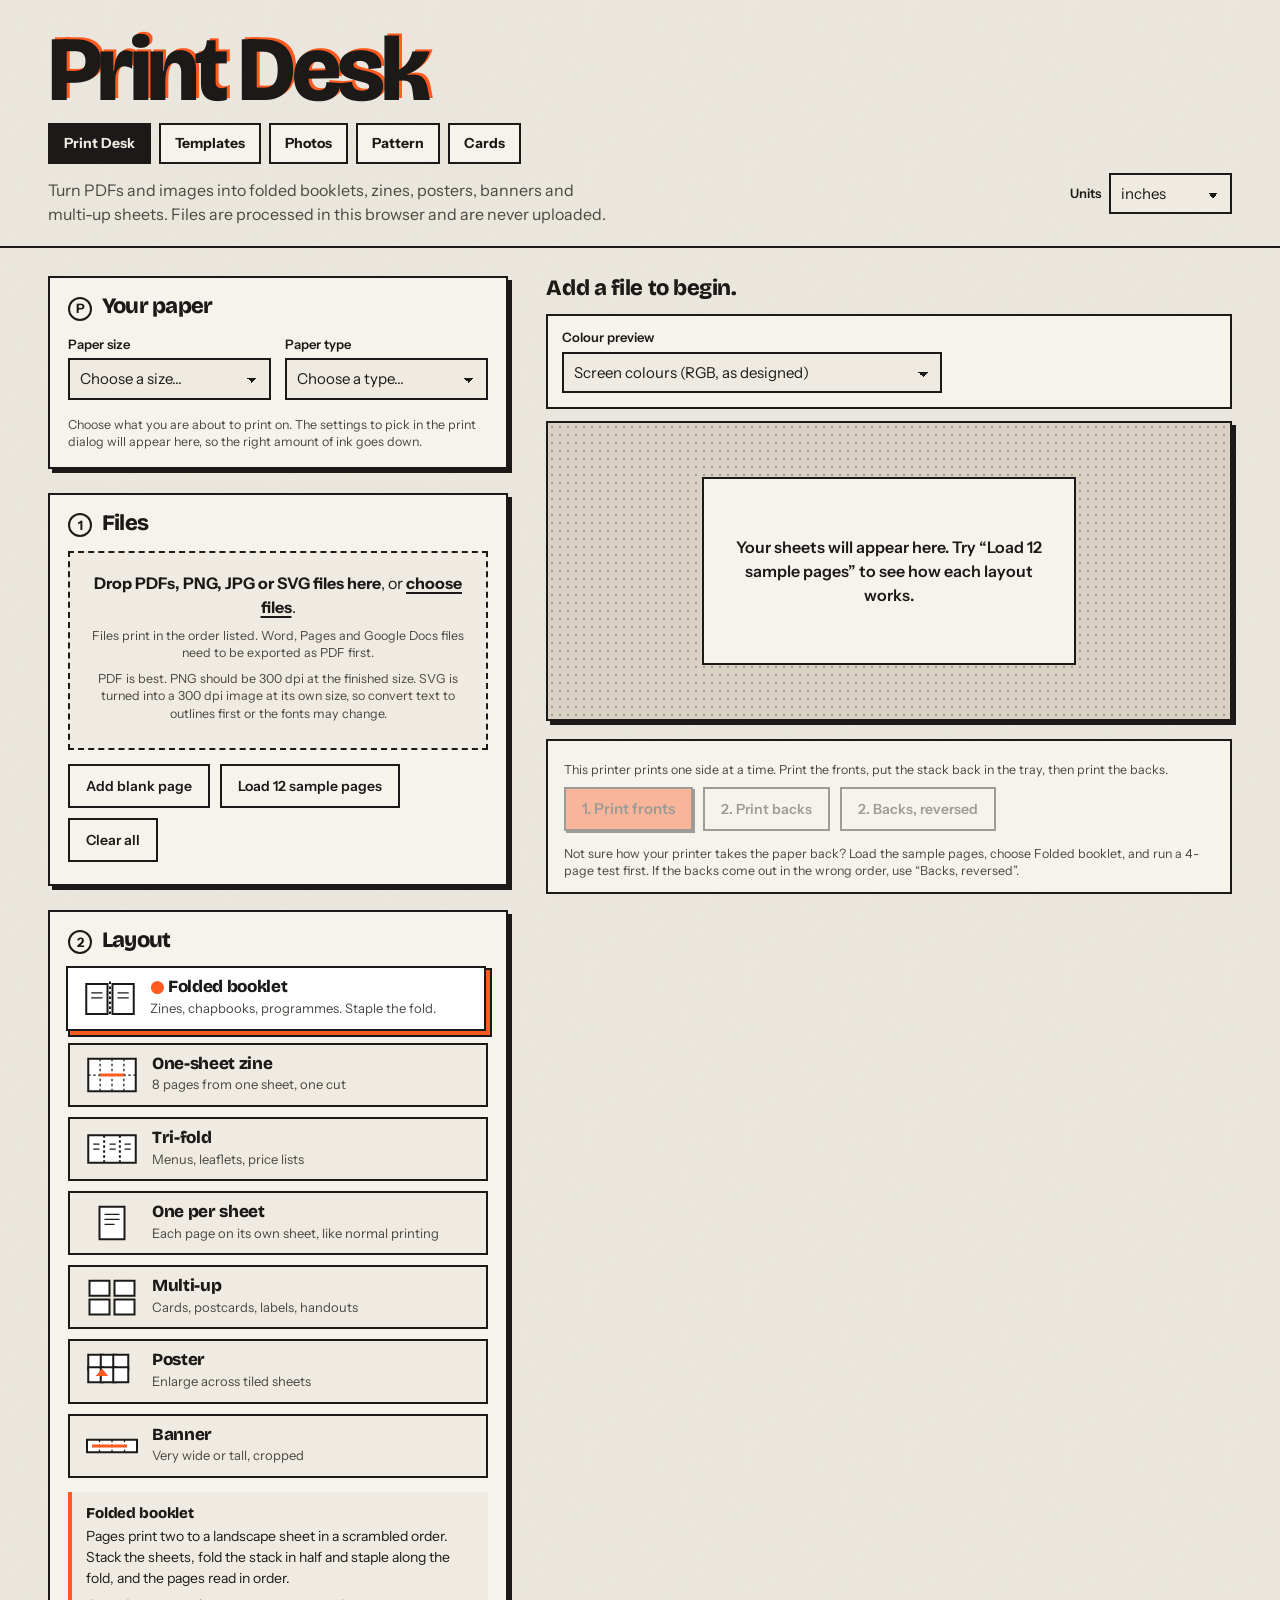
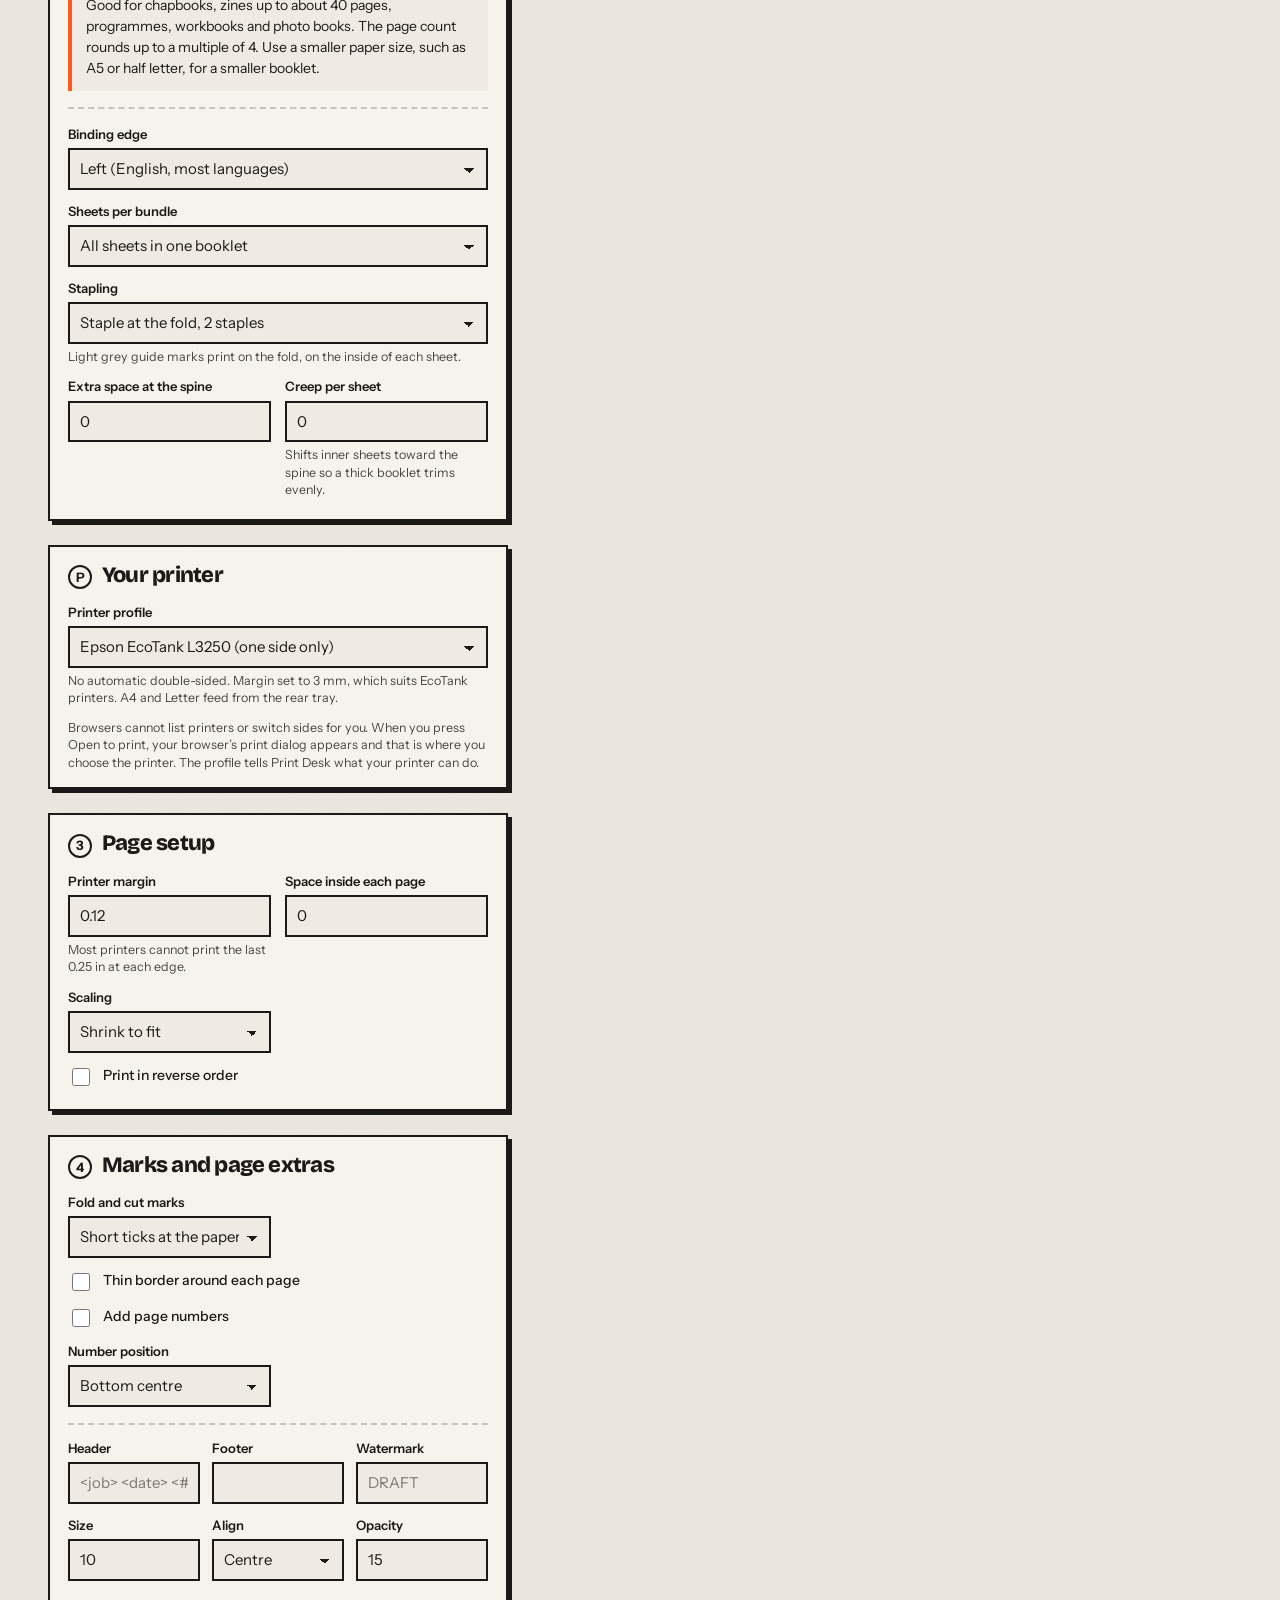
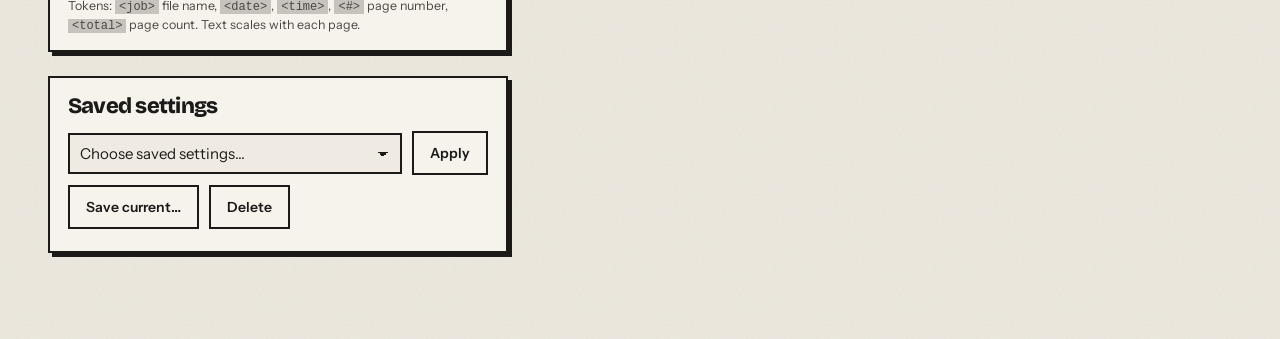
<file: index.html>
<!doctype html>
<html lang="en">
<head>
<meta charset="utf-8">
<meta name="viewport" content="width=device-width, initial-scale=1">
<title>Print Desk</title>
<link rel="preconnect" href="https://fonts.googleapis.com">
<link rel="preconnect" href="https://fonts.gstatic.com" crossorigin>
<link href="https://fonts.googleapis.com/css2?family=Bricolage+Grotesque:opsz,wght@12..96,500;12..96,800&family=Instrument+Sans:wght@400;500;600;700&display=swap" rel="stylesheet">
<link rel="stylesheet" href="style.css?v=1793629324">
</head>
<body>
<a class="skip" href="#controls">Skip to settings</a>
<header class="top">
  <div>
    <h1 data-text="Print Desk">Print Desk</h1>
    <nav class="sitenav" aria-label="Tools"><a href="./" aria-current="page">Print Desk</a><a href="templates.html">Templates</a><a href="photos.html">Photos</a><a href="pattern.html">Pattern</a><a href="cards.html">Cards</a></nav>
    <p>Turn PDFs and images into folded booklets, zines, posters, banners and multi-up sheets. Files are processed in this browser and are never uploaded.</p>
  </div>
  <label class="unit">Units
    <select id="unit"><option value="in">inches</option><option value="mm">millimetres</option></select>
  </label>
</header>

<main class="layout">
  <form class="controls" id="controls" onsubmit="return false">

    <section class="card" id="paperCard">
      <h2><span class="n" aria-hidden="true">P</span>Your paper</h2>
      <div class="grid2">
        <label>Paper size
          <select id="paper">
            <option value="" disabled selected>Choose a size…</option>
            <option value="a4">A4</option><option value="letter">Letter 8.5 × 11 in</option><option value="a5">A5</option>
            <option value="a6">A6</option><option value="a3">A3</option><option value="legal">Legal 8.5 × 14 in</option>
            <option value="tabloid">Tabloid 11 × 17 in</option><option value="halfletter">Half letter 5.5 × 8.5 in</option>
            <option value="custom">Custom…</option>
          </select>
        </label>
        <label>Paper type
          <select id="paperType">
            <option value="" disabled selected>Choose a type…</option>
            <option value="plain">Plain paper</option>
            <option value="glossy1">Glossy, one side</option>
            <option value="glossy2">Glossy, both sides</option>
            <option value="luster">Luster or photo paper (RC)</option>
            <option value="textured">Textured or matte, one side</option>
          </select>
        </label>
      </div>
      <p class="hint" id="paperNote">Choose what you are about to print on. The settings to pick in the print dialog will appear here, so the right amount of ink goes down.</p>
    </section>

    <section class="card">
      <h2><span class="n" aria-hidden="true">1</span>Files</h2>
      <div class="drop" id="drop">
        <input type="file" id="fileInput" multiple accept="application/pdf,image/png,image/jpeg,image/webp,image/gif,image/svg+xml,.svg">
        <p><strong>Drop PDFs, PNG, JPG or SVG files here</strong>, or <label for="fileInput" class="link">choose files</label>.</p>
        <p class="hint">Files print in the order listed. Word, Pages and Google Docs files need to be exported as PDF first.</p>
        <p class="hint">PDF is best. PNG should be 300 dpi at the finished size. SVG is turned into a 300 dpi image at its own size, so convert text to outlines first or the fonts may change.</p>
      </div>
      <ul class="files" id="fileList"></ul>
      <div class="row">
        <button type="button" id="addBlank" class="ghost">Add blank page</button>
        <button type="button" id="addSample" class="ghost">Load 12 sample pages</button>
        <button type="button" id="clearAll" class="ghost">Clear all</button>
      </div>
    </section>

    <section class="card">
      <h2><span class="n" aria-hidden="true">2</span>Layout</h2>
      <div class="chips" role="radiogroup" aria-label="Layout">
        <label class="chip"><input type="radio" name="layout" value="booklet" checked><span><svg class="ico" viewBox="0 0 44 32" aria-hidden="true" focusable="false" fill="none" stroke="currentColor" stroke-width="1.6"><rect x="3" y="4" width="17" height="24" fill="#fff"/><rect x="24" y="4" width="17" height="24" fill="#fff"/><path d="M22 2v28" stroke-dasharray="2 2"/><path d="M7 11h9M7 15h9M28 11h9M28 15h9" stroke-width="1"/></svg><span class="txt"><b>Folded booklet</b><i>Zines, chapbooks, programmes. Staple the fold.</i></span></span></label>
        <label class="chip"><input type="radio" name="layout" value="zine"><span><svg class="ico" viewBox="0 0 44 32" aria-hidden="true" focusable="false" fill="none" stroke="currentColor" stroke-width="1.6"><rect x="3" y="3" width="38" height="26" fill="#fff"/><path d="M12.5 3v26M22 3v26M31.5 3v26M3 16h38" stroke-dasharray="2 2" stroke-width="1"/><path d="M12.5 16h19" stroke="#FF5A1F" stroke-width="2.4"/></svg><span class="txt"><b>One-sheet zine</b><i>8 pages from one sheet, one cut</i></span></span></label>
        <label class="chip"><input type="radio" name="layout" value="trifold"><span><svg class="ico" viewBox="0 0 44 32" aria-hidden="true" focusable="false" fill="none" stroke="currentColor" stroke-width="1.6"><rect x="3" y="5" width="38" height="22" fill="#fff"/><path d="M15.7 5v22M28.3 5v22" stroke-dasharray="2 2"/><path d="M7 12h5M7 16h5M20 12h5M20 16h5M32 12h5M32 16h5" stroke-width="1"/></svg><span class="txt"><b>Tri-fold</b><i>Menus, leaflets, price lists</i></span></span></label>
        <label class="chip"><input type="radio" name="layout" value="single"><span><svg class="ico" viewBox="0 0 44 32" aria-hidden="true" focusable="false" fill="none" stroke="currentColor" stroke-width="1.6"><rect x="12" y="3" width="20" height="26" fill="#fff"/><path d="M16 9h12M16 13h12M16 17h8" stroke-width="1"/></svg><span class="txt"><b>One per sheet</b><i>Each page on its own sheet, like normal printing</i></span></span></label>
        <label class="chip"><input type="radio" name="layout" value="nup"><span><svg class="ico" viewBox="0 0 44 32" aria-hidden="true" focusable="false" fill="none" stroke="currentColor" stroke-width="1.6"><rect x="4" y="3" width="16" height="12" fill="#fff"/><rect x="24" y="3" width="16" height="12" fill="#fff"/><rect x="4" y="18" width="16" height="12" fill="#fff"/><rect x="24" y="18" width="16" height="12" fill="#fff"/></svg><span class="txt"><b>Multi-up</b><i>Cards, postcards, labels, handouts</i></span></span></label>
        <label class="chip"><input type="radio" name="layout" value="poster"><span><svg class="ico" viewBox="0 0 44 32" aria-hidden="true" focusable="false" fill="none" stroke="currentColor" stroke-width="1.6"><rect x="3" y="3" width="12" height="12" fill="#fff"/><rect x="13" y="3" width="12" height="12" fill="#fff"/><rect x="23" y="3" width="12" height="12" fill="#fff"/><rect x="3" y="13" width="12" height="12" fill="#fff"/><rect x="13" y="13" width="12" height="12" fill="#fff"/><rect x="23" y="13" width="12" height="12" fill="#fff"/><path d="M9 20l5-6 5 6z" fill="#FF5A1F" stroke="none"/></svg><span class="txt"><b>Poster</b><i>Enlarge across tiled sheets</i></span></span></label>
        <label class="chip"><input type="radio" name="layout" value="banner"><span><svg class="ico" viewBox="0 0 44 32" aria-hidden="true" focusable="false" fill="none" stroke="currentColor" stroke-width="1.6"><rect x="2" y="11" width="40" height="10" fill="#fff"/><path d="M12 11v10M22 11v10M32 11v10" stroke-dasharray="2 2" stroke-width="1"/><path d="M6 16h28" stroke="#FF5A1F" stroke-width="2.4"/></svg><span class="txt"><b>Banner</b><i>Very wide or tall, cropped</i></span></span></label>
      </div>
      <div class="explain" id="explain" aria-live="polite"></div>

      <div class="opts">
        <div class="opt" data-for="booklet">
          <label>Binding edge
            <select id="binding"><option value="left">Left (English, most languages)</option><option value="right">Right (Arabic, Urdu, Hebrew, manga)</option></select>
          </label>
          <label>Sheets per bundle
            <select id="sig">
              <option value="0">All sheets in one booklet</option>
              <option value="1">1 sheet (4 pages)</option><option value="2">2 sheets (8 pages)</option>
              <option value="3">3 sheets (12 pages)</option><option value="4">4 sheets (16 pages)</option>
              <option value="6">6 sheets (24 pages)</option><option value="8">8 sheets (32 pages)</option>
            </select>
          </label>
          <label>Stapling
            <select id="staples"><option value="2">Staple at the fold, 2 staples</option><option value="3">Staple at the fold, 3 staples</option><option value="0">Fold only, no staple marks</option></select>
            <span class="hint">Light grey guide marks print on the fold, on the inside of each sheet.</span>
          </label>
          <label>Extra space at the spine <input class="dim" id="gutter" type="number" min="0" step="any" value="0"></label>
          <label>Creep per sheet <input class="dim" id="creep" type="number" min="0" step="any" value="0">
            <span class="hint">Shifts inner sheets toward the spine so a thick booklet trims evenly.</span></label>
        </div>

        <div class="opt" data-for="nup">
          <label>Quick start
            <select id="nupPreset"><option value="">Custom grid</option><option value="2x5r">Business cards, 10 per sheet (same card repeated)</option><option value="2x2">Postcards or flyers, 4 per sheet</option><option value="1x2r">Half-page handouts (same page twice)</option><option value="2x1">Two pages side by side</option><option value="3x3">Contact sheet, 9 per sheet</option></select>
          </label>
          <label>Across <input id="across" type="number" min="1" max="12" value="2"></label>
          <label>Down <input id="down" type="number" min="1" max="12" value="2"></label>
          <label>Gap between pages <input class="dim" id="gap" type="number" min="0" step="any" value="0"></label>
          <label>Page order
            <select id="order"><option value="rows">In reading order</option><option value="stack">Cut and stack (pages come out in order after cutting)</option></select>
          </label>
          <label>Stapling or binding
            <select id="nupStaple"><option value="none">None</option><option value="corner">Staple one corner (top left)</option><option value="edge">Staple twice down the left edge</option></select>
            <span class="hint">Leaves extra room on the binding edge and prints a grey guide mark. With double-sided on, the mark and room switch sides on the backs so they line up.</span>
          </label>
          <label>Space for the staple <input class="dim" id="nupGutter" type="number" min="0" step="any" value="0"></label>
          <label class="check"><input type="checkbox" id="repeat"> Repeat the same page in every position (business cards, labels)</label>
        </div>

        <div class="opt" data-for="nup single">
          <label class="check"><input type="checkbox" id="duplex" checked> Print on both sides of each sheet</label>
          <label data-when="duplex">Printer flips on
            <select id="flip"><option value="long">Long edge</option><option value="short">Short edge</option></select>
          </label>
        </div>

        <div class="opt" data-for="poster banner">
          <label data-for="poster">Poster size
            <select id="posterPreset"><option value="">Custom size</option><option value="297x420mm">A3 (297 × 420 mm)</option><option value="420x594mm">A2 (420 × 594 mm)</option><option value="594x841mm">A1 (594 × 841 mm)</option><option value="841x1189mm">A0 (841 × 1189 mm)</option><option value="18x24in">18 × 24 in</option><option value="24x36in">24 × 36 in</option><option value="36x48in">36 × 48 in</option></select>
          </label>
          <label data-for="banner">Banner size
            <select id="bannerPreset"><option value="">Custom size</option><option value="72x12in">Wide banner, 6 ft × 1 ft</option><option value="36x6in">Shelf or door strip, 3 ft × 6 in</option><option value="12x72in">Tall banner, 1 ft × 6 ft</option><option value="120x18in">Long banner, 10 ft × 18 in</option></select>
          </label>
          <label>Final width <input class="dim" id="posterW" type="number" min="1" step="any" value="24"></label>
          <label>Final height <input class="dim" id="posterH" type="number" min="1" step="any" value="36"></label>
          <label class="check" data-for="poster"><input type="checkbox" id="keepShape" checked> Keep the shape of the first page</label>
          <label data-for="poster">Fit
            <select id="posterMode"><option value="fit">Fit without stretching</option><option value="stretch">Stretch to fill</option><option value="crop">Fill and crop</option></select>
          </label>
          <label>Overlap between sheets <input class="dim" id="overlap" type="number" min="0" step="any" value="0.5">
            <span class="hint">Printers cannot reach the paper edge, so tiles overlap and you trim the white strip.</span></label>
          <p class="hint" data-for="banner">Banners fill the width and crop the rest. Put your text at the top of the page and run the longest line edge to edge. For a tall banner, put it down the left side.</p>
        </div>

        <div class="opt" data-for="trifold">
          <p class="hint">Six panels per brochure, three on each side. Longer files make several brochures.</p>
        </div>

        <div class="opt" data-for="zine">
          <p class="hint">Pages 1 to 8 on one sheet. Fold, make one cut in the middle, and fold again. Longer files make several zines.</p>
        </div>
      </div>
    </section>

    <section class="card">
      <h2><span class="n" aria-hidden="true">P</span>Your printer</h2>
      <label>Printer profile
        <select id="printer">
          <option value="l3250">Epson EcoTank L3250 (one side only)</option>
          <option value="auto">Printer with automatic double-sided</option>
          <option value="single">Other one-sided printer</option>
        </select>
        <span class="hint" id="printerNote"></span>
      </label>
      <p class="hint">Browsers cannot list printers or switch sides for you. When you press Open to print, your browser’s print dialog appears and that is where you choose the printer. The profile tells Print Desk what your printer can do.</p>
    </section>

    <section class="card">
      <h2><span class="n" aria-hidden="true">3</span>Page setup</h2>
      <div class="grid2">
        <label data-for="single nup poster banner">Sheet orientation
          <select id="orientation"><option value="auto">Automatic</option><option value="portrait">Portrait</option><option value="landscape">Landscape</option></select>
        </label>
        <label class="custom">Custom width <input class="dim" id="customW" type="number" min="1" step="any" value="8.5"></label>
        <label class="custom">Custom height <input class="dim" id="customH" type="number" min="1" step="any" value="11"></label>
        <label>Printer margin <input class="dim" id="margin" type="number" min="0" step="any" value="0.25">
          <span class="hint">Most printers cannot print the last 0.25 in at each edge.</span></label>
        <label data-for="booklet zine trifold single nup">Space inside each page <input class="dim" id="pad" type="number" min="0" step="any" value="0"></label>
        <label data-for="booklet zine trifold single nup">Scaling
          <select id="scaling"><option value="fit">Shrink to fit</option><option value="stretch">Stretch to fill</option><option value="none">Actual size (crop if larger)</option></select>
        </label>
        <label class="check"><input type="checkbox" id="reverse"> Print in reverse order</label>
      </div>
    </section>

    <section class="card" data-for="booklet zine trifold single nup poster banner" id="extras">
      <h2><span class="n" aria-hidden="true">4</span>Marks and page extras</h2>
      <div class="grid2">
        <label data-for="booklet zine trifold nup poster banner">Fold and cut marks
          <select id="marks"><option value="ticks">Short ticks at the paper edge</option><option value="lines">Full lines</option><option value="none">None</option></select>
        </label>
        <label class="check" data-for="booklet zine trifold single nup"><input type="checkbox" id="border"> Thin border around each page</label>
        <label class="check" data-for="booklet zine trifold single nup"><input type="checkbox" id="pnOn"> Add page numbers</label>
        <label data-for="booklet zine trifold single nup">Number position
          <select id="pnPos"><option value="bc">Bottom centre</option><option value="bo">Bottom outer corner</option><option value="br">Bottom right</option><option value="bl">Bottom left</option><option value="tc">Top centre</option><option value="tr">Top right</option></select>
        </label>
      </div>
      <div class="stamp" data-for="booklet zine trifold single nup">
        <label>Header <input id="headerText" type="text" placeholder="&lt;job&gt; &lt;date&gt; &lt;#&gt;"></label>
        <label>Footer <input id="footerText" type="text"></label>
        <label>Watermark <input id="wmText" type="text" placeholder="DRAFT"></label>
        <label>Size <input id="headerSize" type="number" min="4" max="48" value="10"></label>
        <label>Align <select id="headerAlign"><option value="center">Centre</option><option value="left">Left</option><option value="right">Right</option></select></label>
        <label>Opacity <input id="wmOpacity" type="number" min="3" max="100" value="15"></label>
        <p class="hint">Tokens: <code>&lt;job&gt;</code> file name, <code>&lt;date&gt;</code>, <code>&lt;time&gt;</code>, <code>&lt;#&gt;</code> page number, <code>&lt;total&gt;</code> page count. Text scales with each page.</p>
      </div>
    </section>

    <section class="card">
      <h2>Saved settings</h2>
      <div class="row">
        <select id="presetList" aria-label="Saved settings"><option value="">Choose saved settings…</option></select>
        <button type="button" id="presetLoad" class="ghost">Apply</button>
        <button type="button" id="presetSave" class="ghost">Save current…</button>
        <button type="button" id="presetDelete" class="ghost">Delete</button>
      </div>
    </section>
  </form>

  <aside class="preview">
    <div class="stickyPane">
      <div class="summary" id="summary">Add a file to begin.</div>
      <div class="proof">
        <label>Colour preview
          <select id="proof">
            <option value="">Screen colours (RGB, as designed)</option>
            <option value="photo">Glossy or luster photo paper</option>
            <option value="textured">Textured or matte paper</option>
            <option value="inkjet">Home inkjet on plain paper</option>
            <option value="uncoated">Uncoated paper, commercial CMYK</option>
            <option value="coated">Coated paper, commercial CMYK</option>
          </select>
        </label>
        <label class="check" id="proofCmpWrap" hidden><input type="checkbox" id="proofCmp"> Show original colours for comparison</label>
        <p class="hint" id="proofNote" hidden>Approximate. It mimics how four-colour ink dulls bright screen colours, such as neon orange or vivid blue. It is not your printer’s real profile. Print a small test of the colours that matter.</p>
      </div>
      <div class="nav" id="nav" hidden>
        <button type="button" id="prev" aria-label="Previous sheet">‹</button>
        <span id="navLabel"></span>
        <button type="button" id="next" aria-label="Next sheet">›</button>
      </div>
      <div class="stage" id="stage"></div>
      <div class="export">
        <p class="hint err" id="paperPrompt" hidden>Choose your paper size and type at the top first, so the print settings match what you load.</p>
        <div class="manual" id="manualRow" hidden>
          <p class="hint" id="manualHint">This printer prints one side at a time. Print the fronts, put the stack back in the tray, then print the backs.</p>
          <div class="row">
            <button type="button" class="primary" data-pass="fronts">1. Print fronts</button>
            <button type="button" class="ghost" data-pass="backs">2. Print backs</button>
            <button type="button" class="ghost" data-pass="backs-rev">2. Backs, reversed</button>
          </div>
          <p class="hint">Not sure how your printer takes the paper back? Load the sample pages, choose Folded booklet, and run a 4-page test first. If the backs come out in the wrong order, use “Backs, reversed”.</p>
        </div>
        <label id="outputWrap" hidden>Which sheets
          <select id="output">
            <option value="all">Everything, for a double-sided printer</option>
            <option value="fronts">Fronts only</option>
            <option value="backs">Backs only</option>
            <option value="backs-rev">Backs only, reversed</option>
          </select>
        </label>
        <div class="row" id="stdRow">
          <button type="button" id="printNow" class="primary" disabled>Print</button>
          <button type="button" id="download" class="ghost" disabled>Download PDF</button>
          <button type="button" id="openPrint" class="ghost" disabled>Open in new tab</button>
        </div>
      </div>
      <div class="howto" id="howto" hidden>
        <h3>How to print this</h3>
        <ol id="howtoList"></ol>
      </div>
    </div>
  </aside>
</main>

<script src="vendor/pdf-lib.min.js"></script>
<script src="vendor/pdf.min.js"></script>
<script src="imageutil.js?v=1793629324"></script>
<script src="softproof.js?v=1793629324"></script>
<script src="engine.js?v=1793629324"></script>
<script src="app.js?v=1793629324"></script>
</body>
</html>
</file>
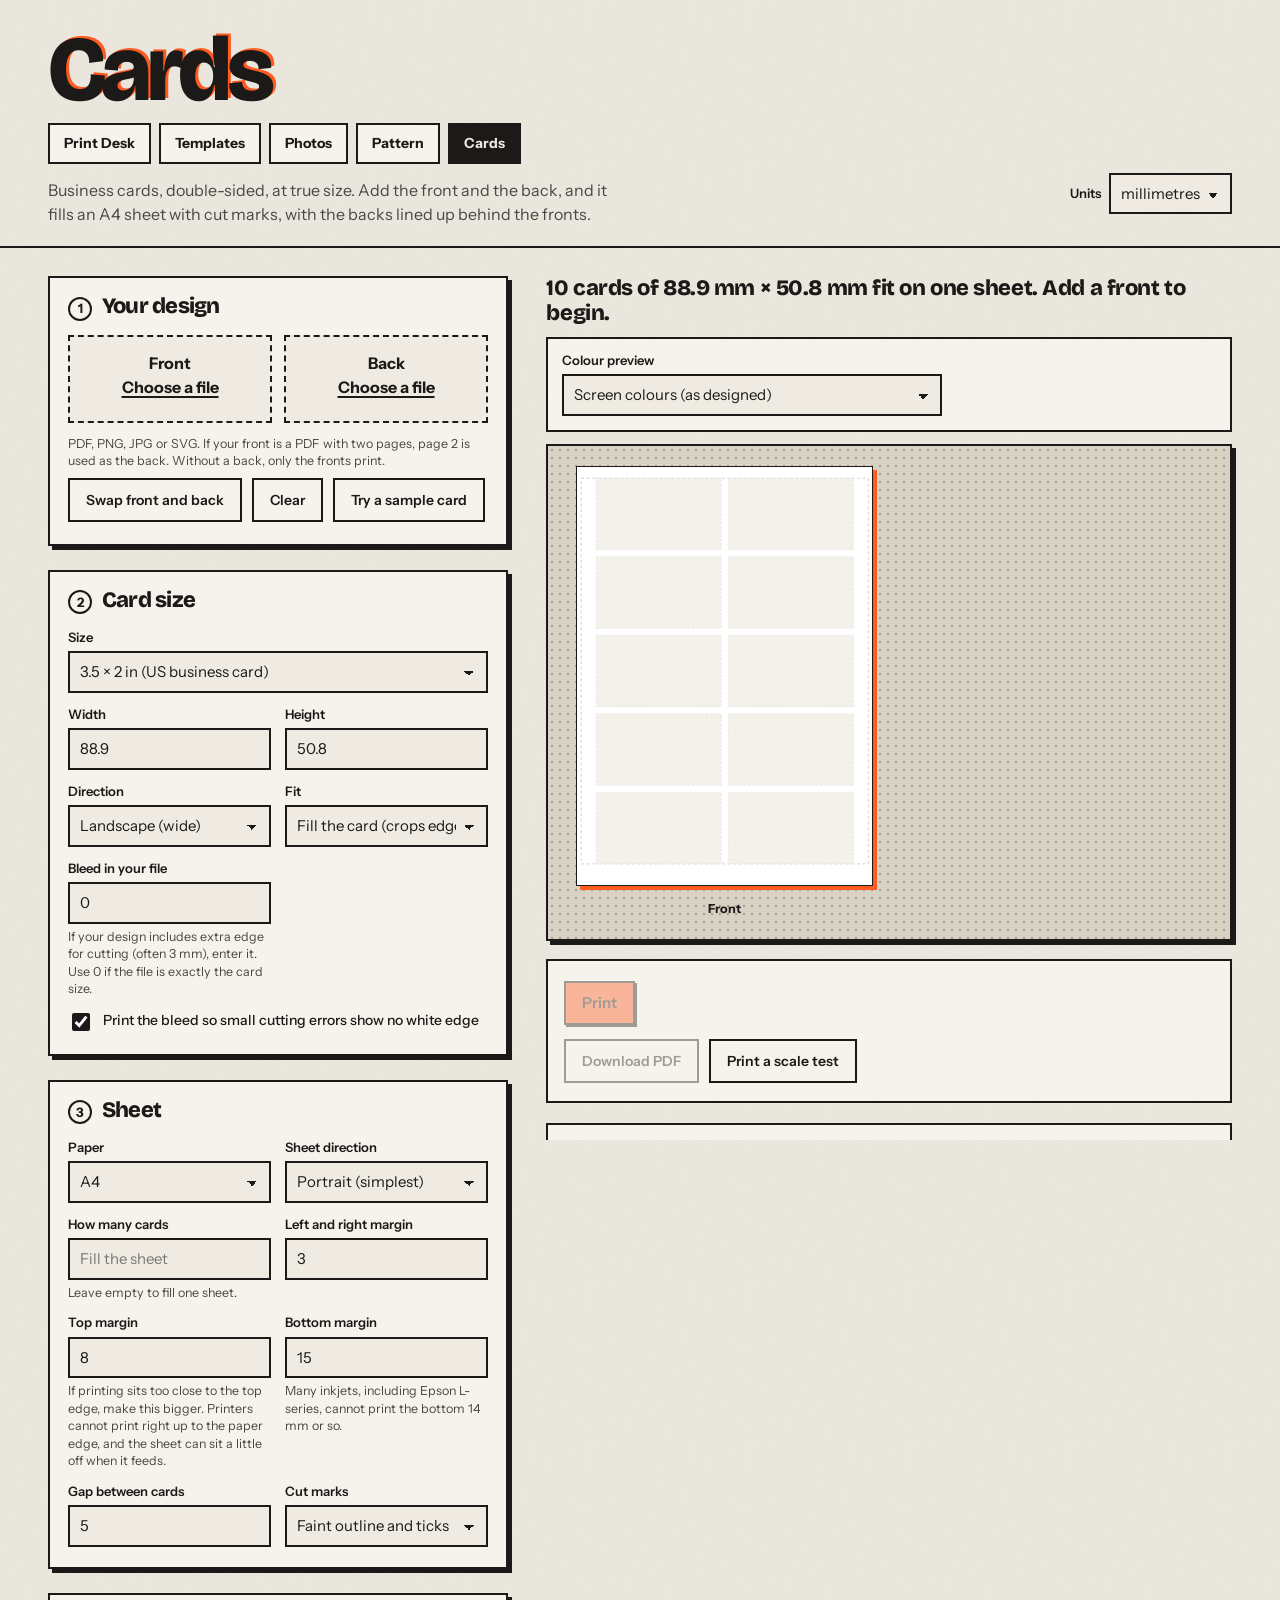
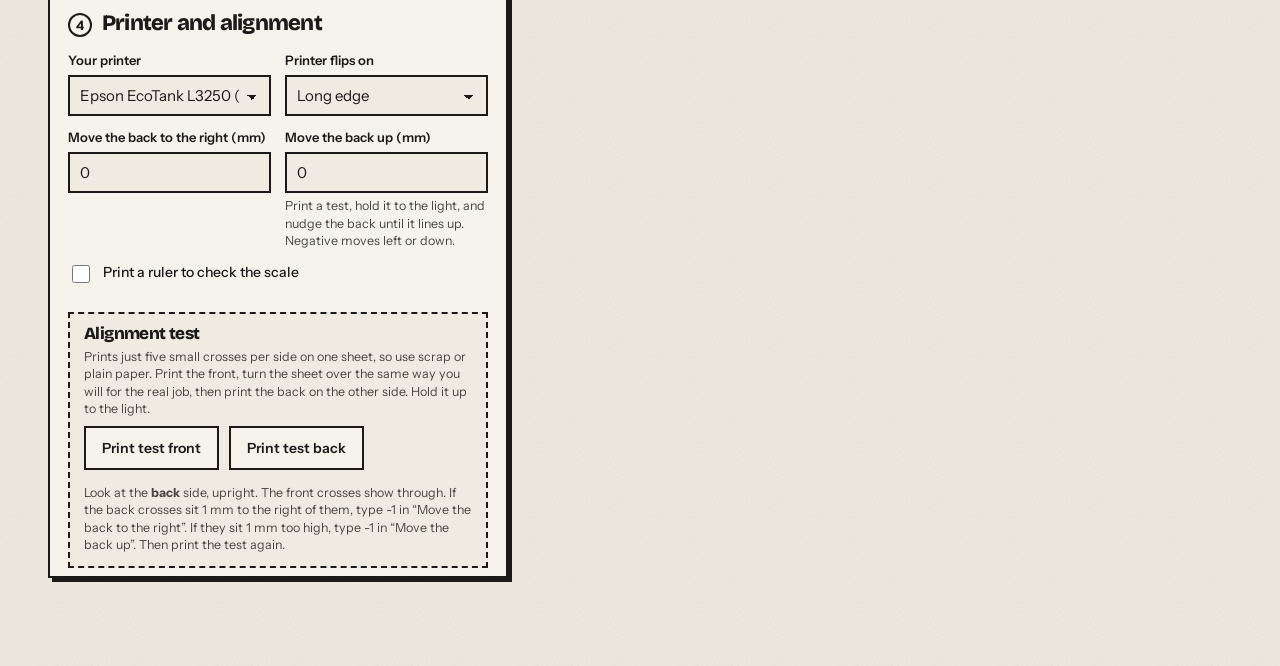
<file: cards.html>
<!doctype html>
<html lang="en">
<head>
<meta charset="utf-8">
<meta name="viewport" content="width=device-width, initial-scale=1">
<title>Cards · Print Desk</title>
<link rel="preconnect" href="https://fonts.googleapis.com">
<link rel="preconnect" href="https://fonts.gstatic.com" crossorigin>
<link href="https://fonts.googleapis.com/css2?family=Bricolage+Grotesque:opsz,wght@12..96,500;12..96,800&family=Instrument+Sans:wght@400;500;600;700&display=swap" rel="stylesheet">
<link rel="stylesheet" href="style.css?v=1792217214">
</head>
<body>
<a class="skip" href="#controls">Skip to settings</a>
<header class="top">
  <div>
    <h1 data-text="Cards">Cards</h1>
    <nav class="sitenav" aria-label="Tools"><a href="./">Print Desk</a><a href="templates.html">Templates</a><a href="photos.html">Photos</a><a href="pattern.html">Pattern</a><a href="cards.html" aria-current="page">Cards</a></nav>
    <p>Business cards, double-sided, at true size. Add the front and the back, and it fills an A4 sheet with cut marks, with the backs lined up behind the fronts.</p>
  </div>
  <label class="unit">Units
    <select id="unit"><option value="mm">millimetres</option><option value="in">inches</option></select>
  </label>
</header>

<main class="layout">
  <form class="controls" id="controls" onsubmit="return false">

    <section class="card">
      <h2><span class="n" aria-hidden="true">1</span>Your design</h2>
      <div class="pair">
        <div>
          <div class="drop" id="dropFront">
            <input type="file" id="frontInput" accept="application/pdf,image/png,image/jpeg,image/webp,image/svg+xml,.svg">
            <p><strong>Front</strong><br><label for="frontInput" class="link">Choose a file</label></p>
          </div>
          <div class="thumbBox" id="frontBox" hidden><img id="frontImg" alt="Front of the card"><span id="frontName"></span></div>
        </div>
        <div>
          <div class="drop" id="dropBack">
            <input type="file" id="backInput" accept="application/pdf,image/png,image/jpeg,image/webp,image/svg+xml,.svg">
            <p><strong>Back</strong><br><label for="backInput" class="link">Choose a file</label></p>
          </div>
          <div class="thumbBox" id="backBox" hidden><img id="backImg" alt="Back of the card"><span id="backName"></span></div>
        </div>
      </div>
      <p class="hint">PDF, PNG, JPG or SVG. If your front is a PDF with two pages, page 2 is used as the back. Without a back, only the fronts print.</p>
      <div class="row">
        <button type="button" class="ghost" id="swap">Swap front and back</button>
        <button type="button" class="ghost" id="clear">Clear</button>
        <button type="button" class="ghost" id="sample">Try a sample card</button>
      </div>
    </section>

    <section class="card">
      <h2><span class="n" aria-hidden="true">2</span>Card size</h2>
      <label>Size
        <select id="preset"></select>
      </label>
      <div class="grid2">
        <label>Width <input class="dim" id="cardW" type="number" min="10" step="any" value="88.9"></label>
        <label>Height <input class="dim" id="cardH" type="number" min="10" step="any" value="50.8"></label>
        <label>Direction
          <select id="dir"><option value="landscape">Landscape (wide)</option><option value="portrait">Portrait (tall)</option></select>
        </label>
        <label>Fit
          <select id="fit"><option value="fill">Fill the card (crops edges)</option><option value="fit">Whole design (white bars)</option></select>
        </label>
        <label>Bleed in your file <input class="dim" id="bleed" type="number" min="0" step="any" value="0">
          <span class="hint">If your design includes extra edge for cutting (often 3 mm), enter it. Use 0 if the file is exactly the card size.</span></label>
        <label class="check"><input type="checkbox" id="printBleed" checked> Print the bleed so small cutting errors show no white edge</label>
      </div>
    </section>

    <section class="card">
      <h2><span class="n" aria-hidden="true">3</span>Sheet</h2>
      <div class="grid2">
        <label>Paper
          <select id="paper"><option value="a4">A4</option><option value="letter">Letter 8.5 × 11 in</option><option value="a5">A5</option></select>
        </label>
        <label>Sheet direction
          <select id="sheetDir"><option value="portrait">Portrait (simplest)</option><option value="landscape">Landscape</option><option value="auto">Whichever fits most</option></select>
        </label>
        <label>How many cards <input id="count" type="number" min="1" max="500" placeholder="Fill the sheet">
          <span class="hint">Leave empty to fill one sheet.</span></label>
        <label>Left and right margin <input class="dim" id="margin" type="number" min="0" step="any" value="3"></label>
        <label>Top margin <input class="dim" id="marginT" type="number" min="0" step="any" value="8">
          <span class="hint">If printing sits too close to the top edge, make this bigger. Printers cannot print right up to the paper edge, and the sheet can sit a little off when it feeds.</span></label>
        <label>Bottom margin <input class="dim" id="marginB" type="number" min="0" step="any" value="15">
          <span class="hint">Many inkjets, including Epson L-series, cannot print the bottom 14 mm or so.</span></label>
        <label>Gap between cards <input class="dim" id="gap" type="number" min="0" step="any" value="5"></label>
        <label>Cut marks
          <select id="marks"><option value="both">Faint outline and ticks</option><option value="outline">Faint outline only</option><option value="ticks">Small ticks in the gaps</option><option value="none">None</option></select>
        </label>
      </div>
    </section>

    <section class="card">
      <h2><span class="n" aria-hidden="true">4</span>Printer and alignment</h2>
      <div class="grid2">
        <label>Your printer
          <select id="printer">
            <option value="l3250">Epson EcoTank L3250 (one side at a time)</option>
            <option value="auto">Printer with automatic double-sided</option>
            <option value="single">Other one-sided printer</option>
          </select>
        </label>
        <label>Printer flips on
          <select id="flip"><option value="long">Long edge</option><option value="short">Short edge</option></select>
        </label>
        <label>Move the back to the right (mm) <input id="shiftX" type="number" step="0.1" value="0"></label>
        <label>Move the back up (mm) <input id="shiftY" type="number" step="0.1" value="0">
          <span class="hint">Print a test, hold it to the light, and nudge the back until it lines up. Negative moves left or down.</span></label>
        <label class="check"><input type="checkbox" id="ruler" > Print a ruler to check the scale</label>
      </div>
      <div class="alignBox">
        <h3>Alignment test</h3>
        <p class="hint">Prints just five small crosses per side on one sheet, so use scrap or plain paper. Print the front, turn the sheet over the same way you will for the real job, then print the back on the other side. Hold it up to the light.</p>
        <div class="row">
          <button type="button" class="ghost" data-pass="alignfront">Print test front</button>
          <button type="button" class="ghost" data-pass="alignback">Print test back</button>
        </div>
        <p class="hint">Look at the <b>back</b> side, upright. The front crosses show through. If the back crosses sit 1 mm to the right of them, type -1 in “Move the back to the right”. If they sit 1 mm too high, type -1 in “Move the back up”. Then print the test again.</p>
      </div>
    </section>
  </form>

  <aside class="preview">
    <div class="stickyPane">
      <div class="summary" id="summary">Add a front to begin.</div>
      <div class="proof">
        <label>Colour preview
          <select id="proof">
            <option value="">Screen colours (as designed)</option>
            <option value="photo">Glossy or luster photo paper</option>
            <option value="textured">Textured or matte paper</option>
            <option value="inkjet">Home inkjet on plain paper</option>
            <option value="uncoated">Uncoated card, commercial CMYK</option>
            <option value="coated">Coated card, commercial CMYK</option>
          </select>
        </label>
        <p class="hint" id="proofNote" hidden>Approximate. It mimics how four-colour ink dulls bright screen colours such as red and deep blue. It is not your printer’s real profile, so print a small test of the colours that matter.</p>
      </div>
      <div class="tpl-stage cardStage">
        <figure><div id="frontSheet"></div><figcaption>Front</figcaption></figure>
        <figure id="backFig"><div id="backSheet"></div><figcaption>Back (as it looks from the front once turned over)</figcaption></figure>
      </div>
      <div class="export">
        <div class="manual" id="manualRow" hidden>
          <div class="row">
            <button type="button" class="primary" data-pass="fronts">1. Print fronts</button>
            <button type="button" class="ghost" data-pass="backs">2. Print backs</button>
            <button type="button" class="ghost" data-pass="backs-rev">2. Backs, reversed</button>
          </div>
        </div>
        <div class="row" id="stdRow">
          <button type="button" id="printNow" class="primary" disabled>Print</button>
        </div>
        <div class="row">
          <button type="button" id="download" class="ghost" disabled>Download PDF</button>
          <button type="button" id="scaleTest" class="ghost">Print a scale test</button>
        </div>
      </div>
      <div class="howto">
        <h3>How to print it double-sided</h3>
        <ol id="steps"></ol>
      </div>
    </div>
  </aside>
</main>

<script src="vendor/pdf-lib.min.js"></script>
<script src="vendor/pdf.min.js"></script>
<script src="softproof.js?v=1792217214"></script>
<script src="imageutil.js?v=1792217214"></script>
<script src="scaletest.js?v=1792217214"></script>
<script src="cards.js?v=1792217214"></script>
</body>
</html>
</file>
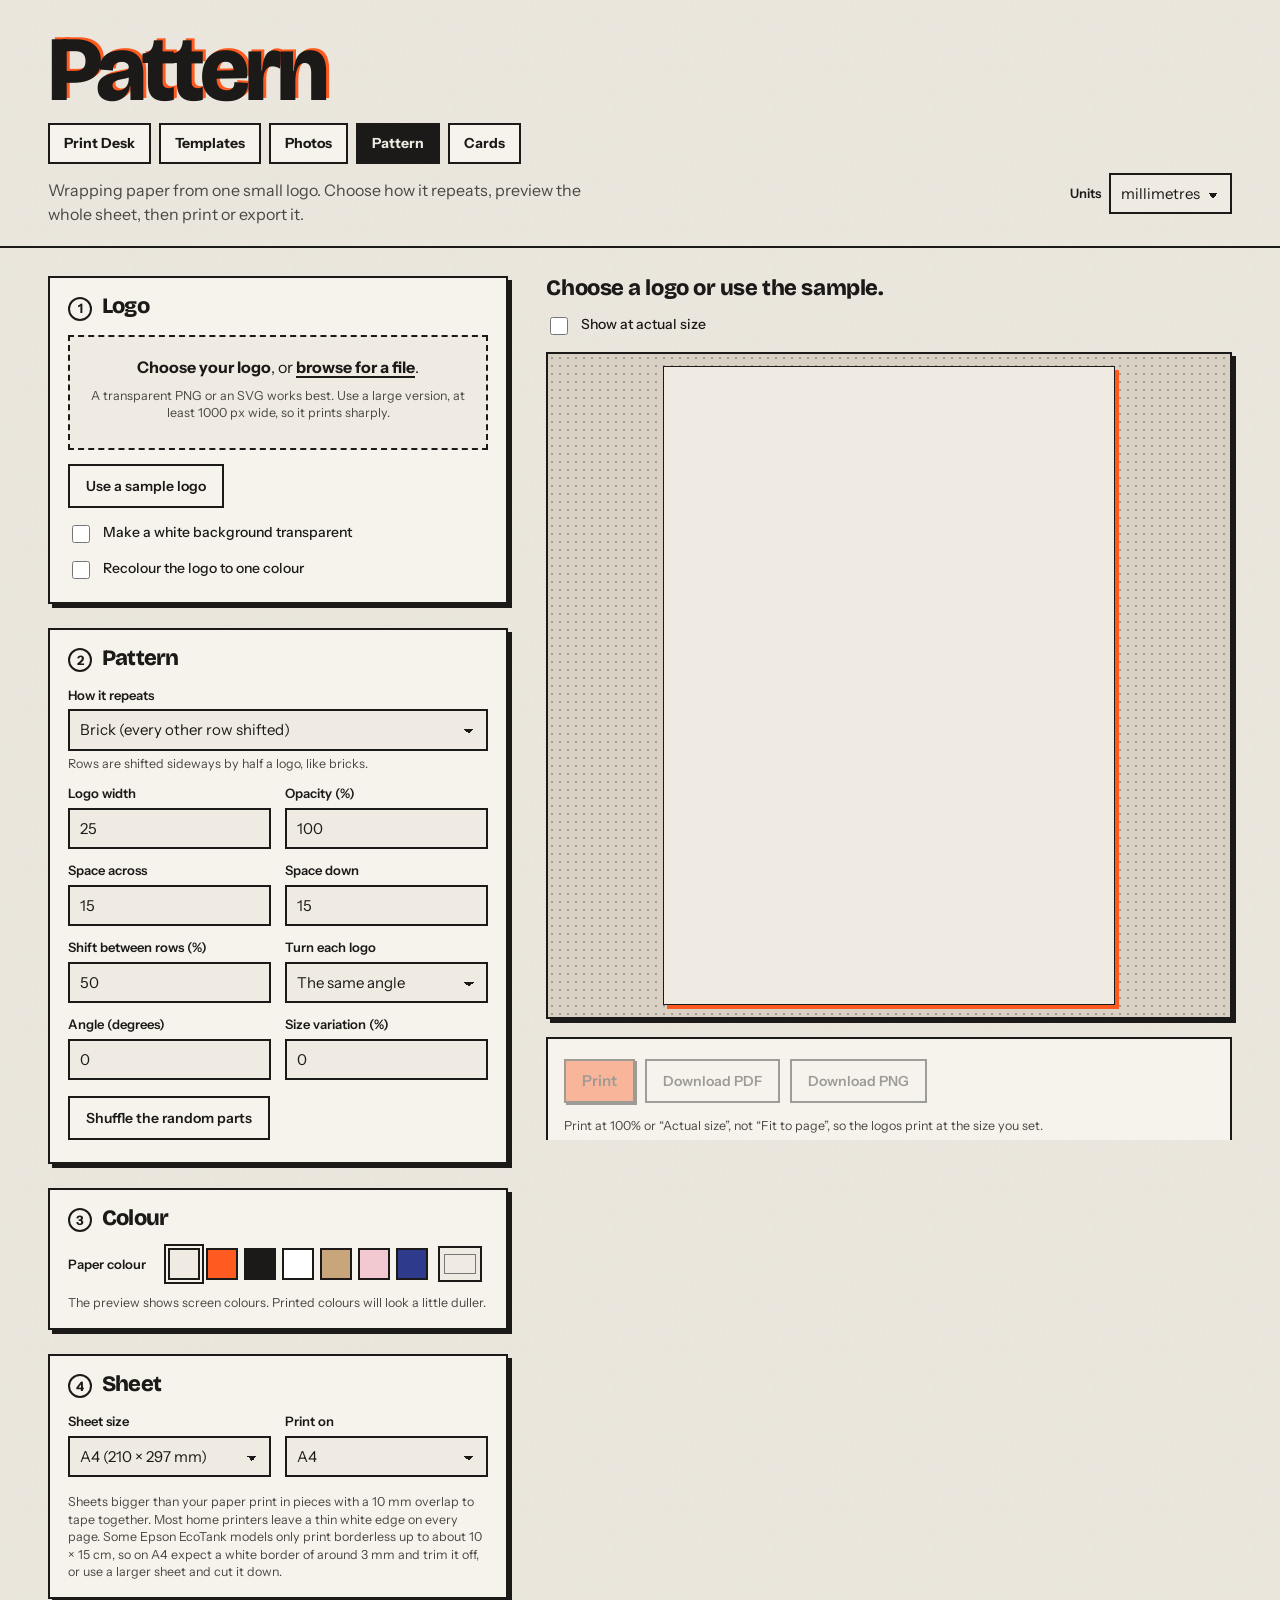
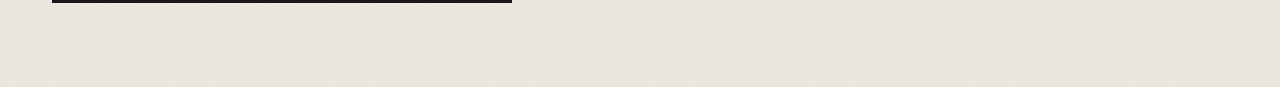
<file: pattern.html>
<!doctype html>
<html lang="en">
<head>
<meta charset="utf-8">
<meta name="viewport" content="width=device-width, initial-scale=1">
<title>Pattern · Print Desk</title>
<link rel="preconnect" href="https://fonts.googleapis.com">
<link rel="preconnect" href="https://fonts.gstatic.com" crossorigin>
<link href="https://fonts.googleapis.com/css2?family=Bricolage+Grotesque:opsz,wght@12..96,500;12..96,800&family=Instrument+Sans:wght@400;500;600;700&display=swap" rel="stylesheet">
<link rel="stylesheet" href="style.css?v=1792215515">
</head>
<body>
<a class="skip" href="#controls">Skip to settings</a>
<header class="top">
  <div>
    <h1 data-text="Pattern">Pattern</h1>
    <nav class="sitenav" aria-label="Tools"><a href="./">Print Desk</a><a href="templates.html">Templates</a><a href="photos.html">Photos</a><a href="pattern.html" aria-current="page">Pattern</a><a href="cards.html">Cards</a></nav>
    <p>Wrapping paper from one small logo. Choose how it repeats, preview the whole sheet, then print or export it.</p>
  </div>
  <label class="unit">Units
    <select id="unit"><option value="mm">millimetres</option><option value="in">inches</option></select>
  </label>
</header>

<main class="layout">
  <form class="controls" id="controls" onsubmit="return false">

    <section class="card">
      <h2><span class="n" aria-hidden="true">1</span>Logo</h2>
      <div class="drop" id="drop">
        <input type="file" id="logoInput" accept="image/png,image/jpeg,image/webp,image/gif,image/svg+xml,.svg">
        <p><strong>Choose your logo</strong>, or <label for="logoInput" class="link">browse for a file</label>.</p>
        <p class="hint">A transparent PNG or an SVG works best. Use a large version, at least 1000 px wide, so it prints sharply.</p>
      </div>
      <div class="row"><button type="button" class="ghost" id="sample">Use a sample logo</button></div>
      <p class="artname" id="logoName" hidden></p>
      <div class="grid2">
        <label class="check"><input type="checkbox" id="noWhite"> Make a white background transparent</label>
        <label class="check"><input type="checkbox" id="recolor"> Recolour the logo to one colour</label>
      </div>
      <div class="swatchRow" id="logoColorRow" hidden>
        <span class="swlabel">Logo colour</span>
        <div class="swatches" id="logoSwatches" role="group" aria-label="Logo colour"></div>
        <input type="color" id="logoColor" value="#1B1A18" aria-label="Custom logo colour">
      </div>
    </section>

    <section class="card">
      <h2><span class="n" aria-hidden="true">2</span>Pattern</h2>
      <label>How it repeats
        <select id="pattern">
          <option value="brick">Brick (every other row shifted)</option>
          <option value="grid">Grid (straight rows and columns)</option>
          <option value="halfdrop">Half-drop (every other column shifted down)</option>
          <option value="diamond">Diamond (tightly staggered)</option>
          <option value="scatter">Scatter (loose and random)</option>
        </select>
        <span class="hint" id="patternDesc"></span>
      </label>
      <div class="grid2">
        <label>Logo width <input class="dim" id="logoW" type="number" min="1" step="any" value="25"></label>
        <label>Opacity (%) <input id="opacity" type="number" min="5" max="100" value="100"></label>
        <label>Space across <input class="dim" id="gapX" type="number" min="-50" step="any" value="15"></label>
        <label>Space down <input class="dim" id="gapY" type="number" min="-50" step="any" value="15"></label>
        <label id="offsetWrap">Shift between rows (%) <input id="offset" type="number" min="0" max="100" value="50"></label>
        <label>Turn each logo
          <select id="rotMode">
            <option value="fixed">The same angle</option>
            <option value="alt">Alternate upside down</option>
            <option value="quarter">Random quarter turns</option>
            <option value="tilt">Random small tilt</option>
            <option value="random">Random any angle</option>
          </select>
        </label>
        <label>Angle (degrees) <input id="angle" type="number" min="-180" max="180" value="0"></label>
        <label id="jitterWrap">Looseness (%) <input id="jitter" type="number" min="0" max="100" value="40"></label>
        <label>Size variation (%) <input id="scaleVar" type="number" min="0" max="80" value="0"></label>
      </div>
      <div class="row"><button type="button" class="ghost" id="shuffle">Shuffle the random parts</button></div>
    </section>

    <section class="card">
      <h2><span class="n" aria-hidden="true">3</span>Colour</h2>
      <div class="swatchRow">
        <span class="swlabel">Paper colour</span>
        <div class="swatches" id="bgSwatches" role="group" aria-label="Paper colour"></div>
        <input type="color" id="bgColor" value="#EFEBE2" aria-label="Custom paper colour">
      </div>
      <p class="hint">The preview shows screen colours. Printed colours will look a little duller.</p>
    </section>

    <section class="card">
      <h2><span class="n" aria-hidden="true">4</span>Sheet</h2>
      <div class="grid2">
        <label>Sheet size
          <select id="sheet">
            <option value="a4">A4 (210 × 297 mm)</option>
            <option value="a5">A5 (148 × 210 mm)</option>
            <option value="letter">Letter (8.5 × 11 in)</option>
            <option value="a3">A3 (297 × 420 mm), 2 A4 pages</option>
            <option value="wrap50">Gift wrap, 50 × 70 cm</option>
            <option value="wrap70">Gift wrap, 70 × 100 cm</option>
            <option value="custom">Custom size</option>
          </select>
        </label>
        <label>Print on
          <select id="paper"><option value="a4">A4</option><option value="letter">Letter</option></select>
        </label>
        <label class="custom">Width <input class="dim" id="sheetW" type="number" min="10" step="any" value="210"></label>
        <label class="custom">Height <input class="dim" id="sheetH" type="number" min="10" step="any" value="297"></label>
      </div>
      <p class="hint">Sheets bigger than your paper print in pieces with a 10 mm overlap to tape together. Most home printers leave a thin white edge on every page. Some Epson EcoTank models only print borderless up to about 10 × 15 cm, so on A4 expect a white border of around 3 mm and trim it off, or use a larger sheet and cut it down.</p>
    </section>
  </form>

  <aside class="preview">
    <div class="stickyPane">
      <div class="summary" id="summary">Choose a logo or use the sample.</div>
      <div class="row" style="margin-top:0">
        <label class="check" style="margin:0"><input type="checkbox" id="actual"> Show at actual size</label>
      </div>
      <div class="patStage" id="patStage"><canvas id="cv" aria-label="Preview of the wrapping paper pattern"></canvas></div>
      <p class="hint" id="cap"></p>
      <div class="export">
        <div class="row">
          <button type="button" id="printNow" class="primary" disabled>Print</button>
          <button type="button" id="download" class="ghost" disabled>Download PDF</button>
          <button type="button" id="png" class="ghost" disabled>Download PNG</button>
        </div>
        <p class="hint">Print at 100% or “Actual size”, not “Fit to page”, so the logos print at the size you set.</p>
      </div>
    </div>
  </aside>
</main>

<script src="vendor/pdf-lib.min.js"></script>
<script src="imageutil.js?v=1792215515"></script>
<script src="pattern.js?v=1792215515"></script>
</body>
</html>
</file>
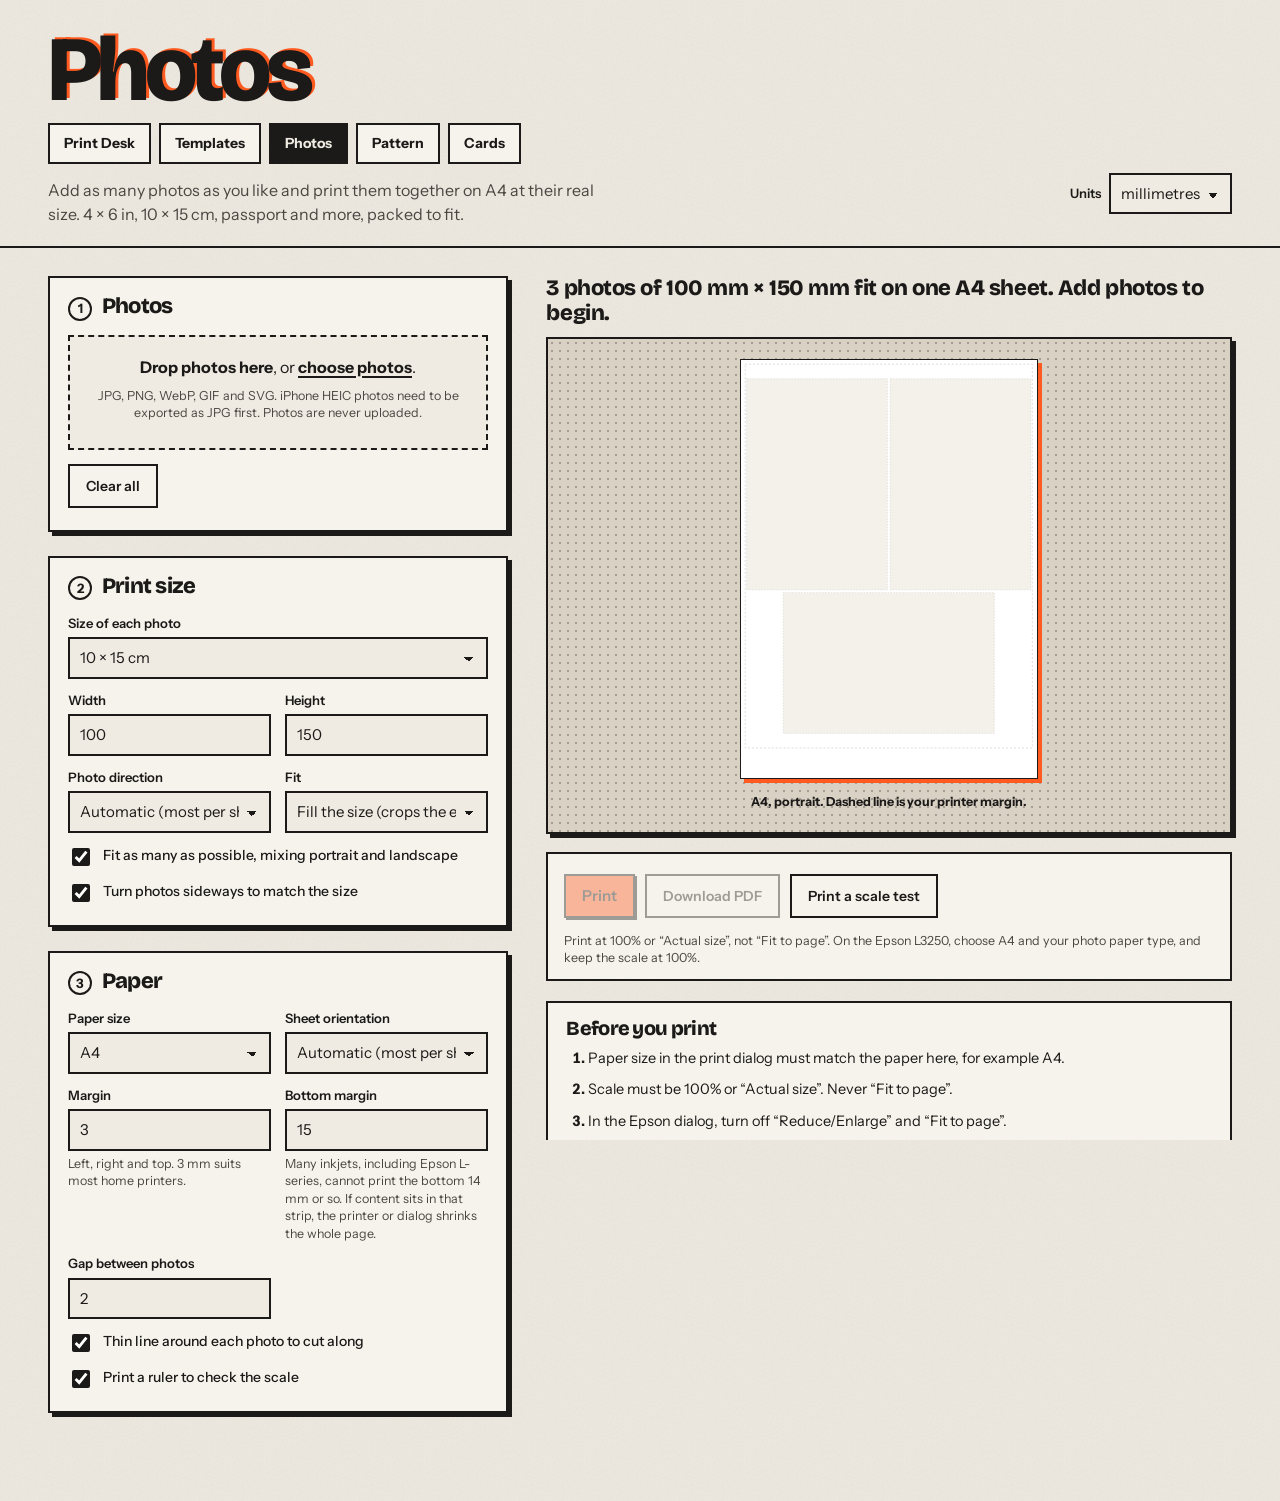
<file: photos.html>
<!doctype html>
<html lang="en">
<head>
<meta charset="utf-8">
<meta name="viewport" content="width=device-width, initial-scale=1">
<title>Photos · Print Desk</title>
<link rel="preconnect" href="https://fonts.googleapis.com">
<link rel="preconnect" href="https://fonts.gstatic.com" crossorigin>
<link href="https://fonts.googleapis.com/css2?family=Bricolage+Grotesque:opsz,wght@12..96,500;12..96,800&family=Instrument+Sans:wght@400;500;600;700&display=swap" rel="stylesheet">
<link rel="stylesheet" href="style.css?v=1791969644">
</head>
<body>
<a class="skip" href="#controls">Skip to settings</a>
<header class="top">
  <div>
    <h1 data-text="Photos">Photos</h1>
    <nav class="sitenav" aria-label="Tools"><a href="./">Print Desk</a><a href="templates.html">Templates</a><a href="photos.html" aria-current="page">Photos</a><a href="pattern.html">Pattern</a><a href="cards.html">Cards</a></nav>
    <p>Add as many photos as you like and print them together on A4 at their real size. 4 × 6 in, 10 × 15 cm, passport and more, packed to fit.</p>
  </div>
  <label class="unit">Units
    <select id="unit"><option value="mm">millimetres</option><option value="in">inches</option></select>
  </label>
</header>

<main class="layout">
  <form class="controls" id="controls" onsubmit="return false">

    <section class="card">
      <h2><span class="n" aria-hidden="true">1</span>Photos</h2>
      <div class="drop" id="drop">
        <input type="file" id="fileInput" multiple accept="image/png,image/jpeg,image/webp,image/gif,image/svg+xml,.svg">
        <p><strong>Drop photos here</strong>, or <label for="fileInput" class="link">choose photos</label>.</p>
        <p class="hint">JPG, PNG, WebP, GIF and SVG. iPhone HEIC photos need to be exported as JPG first. Photos are never uploaded.</p>
      </div>
      <ul class="files" id="fileList"></ul>
      <div class="row">
        <button type="button" id="clearAll" class="ghost">Clear all</button>
      </div>
    </section>

    <section class="card">
      <h2><span class="n" aria-hidden="true">2</span>Print size</h2>
      <label>Size of each photo
        <select id="preset"></select>
      </label>
      <div class="grid2">
        <label>Width <input class="dim" id="slotW" type="number" min="1" step="any" value="100"></label>
        <label>Height <input class="dim" id="slotH" type="number" min="1" step="any" value="150"></label>
        <label>Photo direction
          <select id="slotOrient"><option value="auto">Automatic (most per sheet)</option><option value="portrait">Portrait</option><option value="landscape">Landscape</option></select>
        </label>
        <label>Fit
          <select id="fit"><option value="fill">Fill the size (crops the edges)</option><option value="fit">Whole photo (white bars)</option></select>
        </label>
        <label class="check"><input type="checkbox" id="mix" checked> Fit as many as possible, mixing portrait and landscape</label>
        <label class="check"><input type="checkbox" id="rotate" checked> Turn photos sideways to match the size</label>
      </div>
    </section>

    <section class="card">
      <h2><span class="n" aria-hidden="true">3</span>Paper</h2>
      <div class="grid2">
        <label>Paper size
          <select id="paper"><option value="a4">A4</option><option value="letter">Letter 8.5 × 11 in</option><option value="a5">A5</option></select>
        </label>
        <label>Sheet orientation
          <select id="orientation"><option value="auto">Automatic (most per sheet)</option><option value="portrait">Portrait</option><option value="landscape">Landscape</option></select>
        </label>
        <label>Margin <input class="dim" id="margin" type="number" min="0" step="any" value="3">
          <span class="hint">Left, right and top. 3 mm suits most home printers.</span></label>
        <label>Bottom margin <input class="dim" id="marginB" type="number" min="0" step="any" value="15">
          <span class="hint">Many inkjets, including Epson L-series, cannot print the bottom 14 mm or so. If content sits in that strip, the printer or dialog shrinks the whole page.</span></label>
        <label>Gap between photos <input class="dim" id="gap" type="number" min="0" step="any" value="2"></label>
        <label class="check"><input type="checkbox" id="border" checked> Thin line around each photo to cut along</label>
        <label class="check"><input type="checkbox" id="ruler" checked> Print a ruler to check the scale</label>
      </div>
    </section>
  </form>

  <aside class="preview">
    <div class="stickyPane">
      <div class="summary" id="summary">Add photos to begin.</div>
      <div class="nav" id="nav" hidden>
        <button type="button" id="prev" aria-label="Previous sheet">‹</button>
        <span id="navLabel"></span>
        <button type="button" id="next" aria-label="Next sheet">›</button>
      </div>
      <div class="tpl-stage"><figure><div id="sheet"></div><figcaption id="sheetCap"></figcaption></figure></div>
      <div class="export">
        <div class="row">
          <button type="button" id="printNow" class="primary" disabled>Print</button>
          <button type="button" id="download" class="ghost" disabled>Download PDF</button>
          <button type="button" id="scaleTest" class="ghost">Print a scale test</button>
        </div>
        <p class="hint">Print at 100% or “Actual size”, not “Fit to page”. On the Epson L3250, choose A4 and your photo paper type, and keep the scale at 100%.</p>
      </div>
      <div class="howto">
        <h3>Before you print</h3>
        <ol>
          <li>Paper size in the print dialog must match the paper here, for example A4.</li>
          <li>Scale must be 100% or “Actual size”. Never “Fit to page”.</li>
          <li>In the Epson dialog, turn off “Reduce/Enlarge” and “Fit to page”.</li>
          <li>Not sure it printed right? Press <b>Print a scale test</b>, then measure the 100 mm square.</li>
        </ol>
      </div>
    </div>
  </aside>
</main>

<script src="vendor/pdf-lib.min.js"></script>
<script src="imageutil.js?v=1791969644"></script>
<script src="scaletest.js?v=1791969644"></script>
<script src="photos.js?v=1791969644"></script>
</body>
</html>
</file>
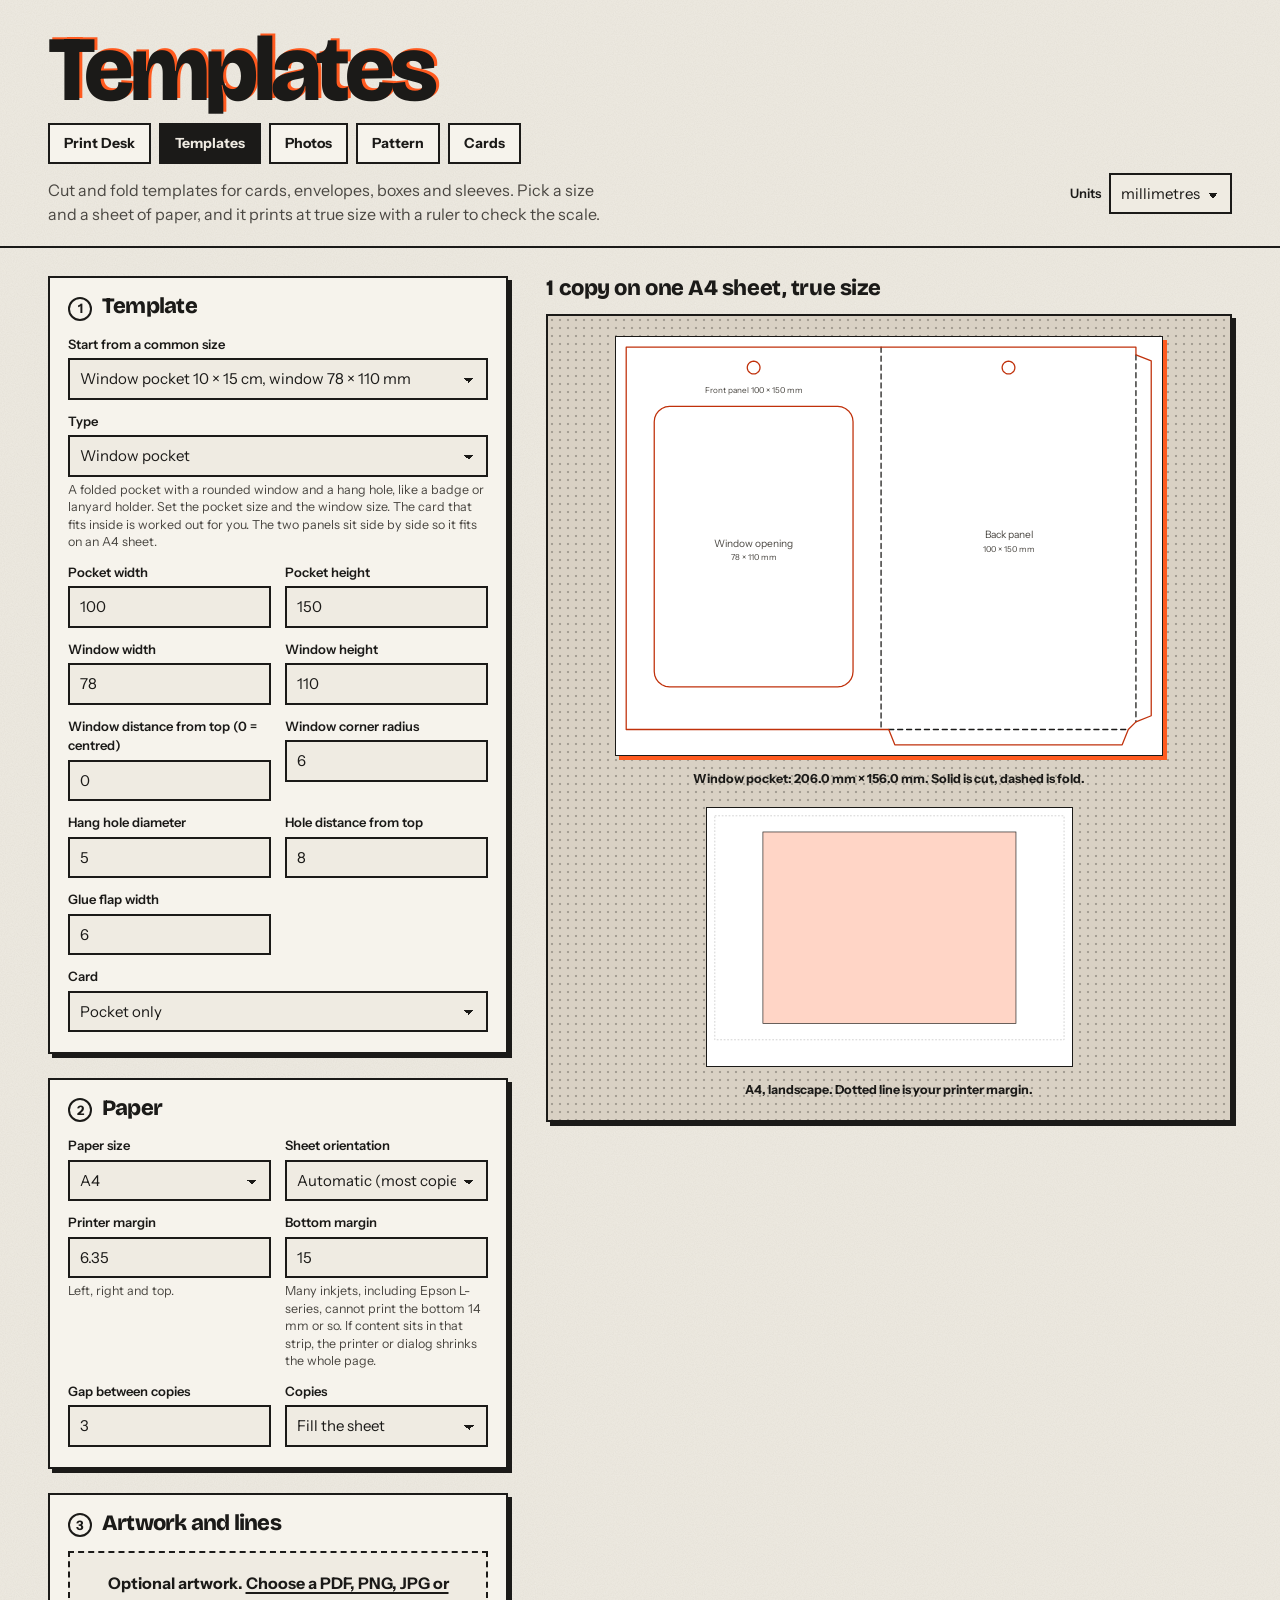
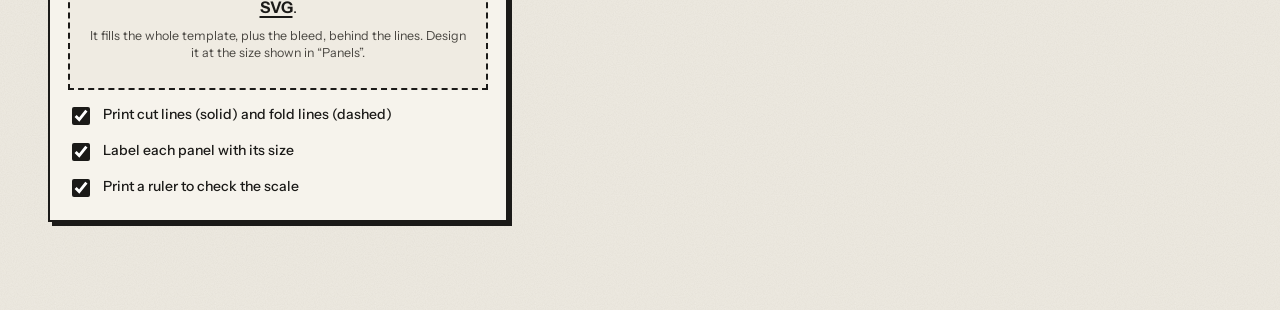
<file: templates.html>
<!doctype html>
<html lang="en">
<head>
<meta charset="utf-8">
<meta name="viewport" content="width=device-width, initial-scale=1">
<title>Templates · Print Desk</title>
<link rel="preconnect" href="https://fonts.googleapis.com">
<link rel="preconnect" href="https://fonts.gstatic.com" crossorigin>
<link href="https://fonts.googleapis.com/css2?family=Bricolage+Grotesque:opsz,wght@12..96,500;12..96,800&family=Instrument+Sans:wght@400;500;600;700&display=swap" rel="stylesheet">
<link rel="stylesheet" href="style.css?v=1791969644">
</head>
<body>
<a class="skip" href="#controls">Skip to settings</a>
<header class="top">
  <div>
    <h1 data-text="Templates">Templates</h1>
    <nav class="sitenav" aria-label="Tools"><a href="./">Print Desk</a><a href="templates.html" aria-current="page">Templates</a><a href="photos.html">Photos</a><a href="pattern.html">Pattern</a><a href="cards.html">Cards</a></nav>
    <p>Cut and fold templates for cards, envelopes, boxes and sleeves. Pick a size and a sheet of paper, and it prints at true size with a ruler to check the scale.</p>
  </div>
  <label class="unit">Units
    <select id="unit"><option value="mm">millimetres</option><option value="in">inches</option></select>
  </label>
</header>

<main class="layout">
  <form class="controls" id="controls" onsubmit="return false">

    <section class="card">
      <h2><span class="n" aria-hidden="true">1</span>Template</h2>
      <label>Start from a common size
        <select id="preset"></select>
      </label>
      <label>Type
        <select id="type"></select>
        <span class="hint" id="typeDesc"></span>
      </label>
      <div class="grid2" id="fields"></div>
    </section>

    <section class="card">
      <h2><span class="n" aria-hidden="true">2</span>Paper</h2>
      <div class="grid2">
        <label>Paper size
          <select id="paper">
            <option value="a4">A4</option><option value="letter">Letter 8.5 × 11 in</option>
            <option value="a5">A5</option><option value="a6">A6</option>
          </select>
        </label>
        <label>Sheet orientation
          <select id="orientation"><option value="auto">Automatic (most copies)</option><option value="portrait">Portrait</option><option value="landscape">Landscape</option></select>
        </label>
        <label>Printer margin <input class="dim" id="margin" type="number" min="0" step="any" value="6.35">
          <span class="hint">Left, right and top.</span></label>
        <label>Bottom margin <input class="dim" id="marginB" type="number" min="0" step="any" value="15">
          <span class="hint">Many inkjets, including Epson L-series, cannot print the bottom 14 mm or so. If content sits in that strip, the printer or dialog shrinks the whole page.</span></label>
        <label>Gap between copies <input class="dim" id="gap" type="number" min="0" step="any" value="3"></label>
        <label>Copies
          <select id="copies"><option value="fill">Fill the sheet</option><option value="one">One copy</option></select>
        </label>
      </div>
    </section>

    <section class="card">
      <h2><span class="n" aria-hidden="true">3</span>Artwork and lines</h2>
      <div class="drop" id="drop">
        <input type="file" id="artInput" accept="application/pdf,image/png,image/jpeg,image/webp,image/gif,image/svg+xml,.svg">
        <p><strong>Optional artwork.</strong> <label for="artInput" class="link">Choose a PDF, PNG, JPG or SVG</label>.</p>
        <p class="hint">It fills the whole template, plus the bleed, behind the lines. Design it at the size shown in “Panels”.</p>
      </div>
      <p class="artname" id="artName" hidden></p>
      <div class="row" id="artRow" hidden><button type="button" class="ghost" id="artClear">Remove artwork</button></div>
      <div class="grid2">
        <label id="bleedWrap" hidden>Bleed <input class="dim" id="bleed" type="number" min="0" step="any" value="3">
          <span class="hint">Artwork runs this far past the cut line, so trimming leaves no white edge.</span></label>
        <label class="check"><input type="checkbox" id="lines" checked> Print cut lines (solid) and fold lines (dashed)</label>
        <label class="check"><input type="checkbox" id="labels" checked> Label each panel with its size</label>
        <label class="check"><input type="checkbox" id="ruler" checked> Print a ruler to check the scale</label>
      </div>
    </section>
  </form>

  <aside class="preview">
    <div class="stickyPane">
      <div class="summary" id="summary"></div>
      <div class="tpl-stage">
        <figure><div id="shape"></div><figcaption id="shapeCap"></figcaption></figure>
        <figure class="paper"><div id="paperMap"></div><figcaption id="paperCap"></figcaption></figure>
      </div>
      <div class="export">
        <div class="row">
          <button type="button" id="printNow" class="primary">Print</button>
          <button type="button" id="download" class="ghost">Download PDF</button>
          <button type="button" id="svg" class="ghost">Download SVG</button>
          <button type="button" id="scaleTest" class="ghost">Print a scale test</button>
        </div>
        <p class="hint">Print at 100% or “Actual size”. The SVG is in millimetres, red for cut and blue dashed for fold, ready to open in Canva, Illustrator, Figma or Inkscape and design on.</p>
      </div>
      <div class="howto">
        <h3>Before you print</h3>
        <ol>
          <li>Paper size in the print dialog must match the paper here, for example A4.</li>
          <li>Scale must be 100% or “Actual size”. Never “Fit to page”.</li>
          <li>In the Epson dialog, turn off “Reduce/Enlarge” and “Fit to page”.</li>
          <li>Not sure it printed right? Press <b>Print a scale test</b>, then measure the 100 mm square.</li>
        </ol>
      </div>
      <div class="howto">
        <h3>Panels</h3>
        <table class="panels" id="panels"><thead><tr><th scope="col">Panel</th><th scope="col">Size</th></tr></thead><tbody></tbody></table>
        <p id="notes"></p>
      </div>
    </div>
  </aside>
</main>

<script src="vendor/pdf-lib.min.js"></script>
<script src="imageutil.js?v=1791969644"></script>
<script src="templates-engine.js?v=1791969644"></script>
<script src="scaletest.js?v=1791969644"></script>
<script src="templates.js?v=1791969644"></script>
</body>
</html>
</file>
<file: style.css>
/* Print Desk — same inks as the Two Cat site: one black, one fluorescent orange, uncoated paper.
   Orange is only for the main action, the active choice and focus. */
:root {
  --paper: #EFEBE2;
  --paper-2: #F6F3EC;
  --ink: #1B1A18;
  --ink-soft: #4A4742;
  --orange: #FF5A1F;
  --rule: rgba(27, 26, 24, .22);
  --err: #B3261E;
  --display: "Bricolage Grotesque", "Arial Black", system-ui, sans-serif;
  --body: "Instrument Sans", system-ui, -apple-system, sans-serif;
  --gutter: clamp(16px, 4vw, 48px);
  --hard: 4px 4px 0 var(--ink);
  --hard-sm: 2px 2px 0 var(--ink);
  --mis-x: 3px; --mis-y: -2px;
  color-scheme: light;
}
* { box-sizing: border-box; }
html { -webkit-text-size-adjust: 100%; }
body {
  margin: 0; color: var(--ink); font: 400 16px/1.5 var(--body); -webkit-font-smoothing: antialiased;
  background-color: var(--paper);
  background-image: url("data:image/svg+xml;utf8,<svg xmlns='http://www.w3.org/2000/svg' width='160' height='160'><filter id='n'><feTurbulence type='fractalNoise' baseFrequency='.9' numOctaves='2' stitchTiles='stitch'/><feColorMatrix values='0 0 0 0 .1  0 0 0 0 .1  0 0 0 0 .09  0 0 0 .07 0'/></filter><rect width='100%' height='100%' filter='url(%23n)'/></svg>");
}
h1, h2, h3 { margin: 0; font-family: var(--display); font-weight: 800; letter-spacing: -.035em; line-height: .95; }
p { margin: 0 0 8px; }
code { background: var(--rule); padding: 0 4px; font-size: 12px; }
[hidden] { display: none !important; }

.skip { position: absolute; left: -999px; top: 8px; background: var(--ink); color: var(--paper); padding: 8px 12px; z-index: 10; }
.skip:focus { left: 8px; }

/* header */
.top { display: flex; justify-content: space-between; gap: 24px; align-items: flex-end; padding: 32px var(--gutter) 20px; max-width: 1360px; margin: 0 auto; border-bottom: 2px solid var(--ink); }
.top h1 { font-size: clamp(44px, 8vw, 92px); letter-spacing: -.05em; line-height: .82; position: relative; display: inline-block; }
.top h1::after { content: attr(data-text); position: absolute; inset: 0; color: var(--orange); transform: translate(var(--mis-x), var(--mis-y)); mix-blend-mode: multiply; z-index: -1; pointer-events: none; }
.top h1 { z-index: 0; isolation: isolate; }
.top p { max-width: 52ch; margin: 14px 0 0; color: var(--ink-soft); }
.unit { font-size: 13px; font-weight: 600; display: flex; gap: 8px; align-items: center; white-space: nowrap; }
.unit select { width: auto; margin: 0; }

.layout { display: grid; grid-template-columns: minmax(320px, 460px) 1fr; gap: clamp(20px, 3vw, 40px); padding: 28px var(--gutter) 64px; max-width: 1360px; margin: 0 auto; align-items: start; }
@media (max-width: 880px) { .layout { grid-template-columns: 1fr; } .top { align-items: flex-start; flex-direction: column; } }

/* cards: a sheet laid on the paper */
.card { background: var(--paper-2); border: 2px solid var(--ink); box-shadow: var(--hard); padding: 18px 18px 8px; margin-bottom: 24px; }
.card h2 { font-size: 22px; margin-bottom: 14px; display: flex; align-items: baseline; gap: 10px; }
.card h2 .n { font-size: 13px; font-family: var(--body); font-weight: 700; letter-spacing: 0; border: 2px solid var(--ink); border-radius: 50%; width: 24px; height: 24px; display: inline-grid; place-items: center; flex: none; }

label { display: block; font-size: 13px; font-weight: 600; color: var(--ink); margin-bottom: 12px; }
label.check { display: flex; gap: 10px; align-items: flex-start; font-size: 14px; font-weight: 500; min-height: 24px; }
label.check input { margin-top: 3px; width: 18px; height: 18px; accent-color: var(--ink); flex: none; }
input[type=text], input[type=number], select {
  display: block; width: 100%; margin-top: 4px; padding: 9px 10px; font: 400 15px/1.3 var(--body); color: var(--ink);
  background: var(--paper); border: 2px solid var(--ink); border-radius: 0; min-height: 40px;
}
select { appearance: none; background-image: linear-gradient(45deg, transparent 50%, var(--ink) 50%), linear-gradient(135deg, var(--ink) 50%, transparent 50%); background-position: calc(100% - 17px) 55%, calc(100% - 12px) 55%; background-size: 5px 5px; background-repeat: no-repeat; padding-right: 30px; }
input::placeholder { color: var(--ink-soft); opacity: .7; }
:focus-visible { outline: 3px solid var(--orange); outline-offset: 2px; }
input[type=text]:focus-visible, input[type=number]:focus-visible, select:focus-visible { outline-offset: 0; box-shadow: var(--hard-sm); }
.hint { display: block; font-size: 12.5px; font-weight: 400; color: var(--ink-soft); margin-top: 4px; line-height: 1.4; }
.grid2 { display: grid; grid-template-columns: 1fr 1fr; gap: 0 14px; }
.grid2 .check { grid-column: 1 / -1; }
.stamp { display: grid; grid-template-columns: 1fr 1fr 1fr; gap: 0 12px; margin-top: 4px; border-top: 2px dashed var(--rule); padding-top: 14px; }
.stamp .hint { grid-column: 1 / -1; margin-bottom: 8px; }
.opts .opt { display: grid; grid-template-columns: 1fr 1fr; gap: 0 14px; margin-top: 16px; padding-top: 16px; border-top: 2px dashed var(--rule); }
.opts .opt > .check, .opts .opt > .hint, .opts .opt > label:has(select) { grid-column: 1 / -1; }
.opts .opt > label:has(.dim) { grid-column: auto; }
.custom { display: none; }
body.custom-paper .custom { display: block; }

/* buttons */
button { font: 600 14px/1 var(--body); cursor: pointer; padding: 12px 16px; min-height: 44px; border: 2px solid var(--ink); background: var(--ink); color: var(--paper); border-radius: 0; transition: transform .12s cubic-bezier(.3, 1.5, .55, 1), box-shadow .12s; touch-action: manipulation; }
button:hover:not(:disabled) { transform: translate(-1px, -1px); box-shadow: var(--hard-sm); }
button:active:not(:disabled) { transform: translate(1px, 1px); box-shadow: none; }
button.ghost { background: var(--paper-2); color: var(--ink); }
button.primary { background: var(--orange); color: var(--ink); box-shadow: var(--hard-sm); font-size: 15px; }
button.primary:hover:not(:disabled) { box-shadow: 3px 3px 0 var(--ink); }
button:disabled { opacity: .4; cursor: not-allowed; }
.row { display: flex; flex-wrap: wrap; gap: 10px; align-items: center; margin: 4px 0 14px; }
.row select { width: auto; flex: 1 1 160px; margin: 0; }

/* files */
.drop { border: 2px dashed var(--ink); padding: 18px; text-align: center; background: var(--paper); margin-bottom: 14px; transition: background .15s; }
.drop.over { background: color-mix(in srgb, var(--orange) 22%, var(--paper)); border-style: solid; }
.drop input { position: absolute; width: 1px; height: 1px; opacity: 0; }
.drop:focus-within { outline: 3px solid var(--orange); outline-offset: 2px; }
.link { color: var(--ink); text-decoration: underline; text-underline-offset: 3px; text-decoration-thickness: 2px; cursor: pointer; display: inline; font-size: inherit; font-weight: 700; }
.files { list-style: none; margin: 0 0 4px; padding: 0; display: grid; gap: 10px; }
.files:empty { display: none; }
.files li { display: grid; grid-template-columns: 48px 1fr auto; gap: 12px; align-items: center; background: var(--paper); border: 2px solid var(--ink); padding: 8px; cursor: grab; }
.files li.dragging { opacity: .35; }
.files img, .files .blank { width: 48px; height: 60px; object-fit: contain; background: #fff; border: 1.5px solid var(--ink); }
.files .blank { background: repeating-linear-gradient(45deg, var(--paper), var(--paper) 4px, #fff 4px, #fff 8px); }
.files .name { font-weight: 700; font-size: 14px; overflow: hidden; text-overflow: ellipsis; white-space: nowrap; }
.files .meta { font-size: 12.5px; color: var(--ink-soft); }
.files .range { margin-top: 6px; padding: 5px 8px; font-size: 13px; min-height: 32px; }
.files .btns { display: flex; flex-direction: column; gap: 4px; }
.files .btns button { min-height: 28px; min-width: 32px; padding: 2px 8px; font-size: 14px; background: var(--paper-2); color: var(--ink); }

/* layout chips */
.chips { display: grid; gap: 10px; }
.chip { margin: 0; position: relative; }
.chip input { position: absolute; opacity: 0; inset: 0; width: 100%; height: 100%; margin: 0; cursor: pointer; }
.chip > span { display: flex; gap: 12px; align-items: center; border: 2px solid var(--ink); padding: 10px 14px; background: var(--paper); transition: transform .12s cubic-bezier(.3, 1.5, .55, 1), box-shadow .12s; }
.chip b { display: block; font: 800 17px/1.1 var(--display); letter-spacing: -.02em; }
.chip i { display: block; font-style: normal; font-weight: 400; font-size: 13px; color: var(--ink-soft); margin-top: 2px; }
.chip:hover span { transform: translate(-1px, -1px); box-shadow: var(--hard-sm); }
.chip input:checked + span { background: #fff; box-shadow: 4px 4px 0 var(--orange), 4px 4px 0 2px var(--ink); transform: translate(-2px, -2px); }
.chip input:checked + span b::before { content: "● "; color: var(--orange); }
.chip input:focus-visible + span { outline: 3px solid var(--orange); outline-offset: 3px; }

/* preview */
.preview .stickyPane { position: sticky; top: 16px; max-height: calc(100vh - 32px); overflow: auto; padding: 4px 8px 12px 4px; margin: -4px -8px -12px -4px; }
@media (max-width: 880px) { .preview .stickyPane { position: static; max-height: none; overflow: visible; } }
.summary { font: 800 22px/1.1 var(--display); letter-spacing: -.02em; margin-bottom: 12px; min-height: 26px; }
.summary.err { color: var(--err); font-family: var(--body); font-size: 15px; font-weight: 600; }
.nav { display: flex; align-items: center; gap: 12px; margin-bottom: 10px; font-size: 14px; font-weight: 600; }
.nav button { padding: 4px 14px; font-size: 20px; min-height: 44px; min-width: 44px; background: var(--paper-2); color: var(--ink); }
.stage {
  border: 2px solid var(--ink); box-shadow: var(--hard); padding: 20px; min-height: 300px;
  display: flex; flex-wrap: wrap; gap: 16px; justify-content: center; align-items: flex-start;
  background-color: #D9D1C4;
  background-image: radial-gradient(circle, rgba(27, 26, 24, .28) 1px, transparent 1.6px);
  background-size: 8px 8px;
}
.stage.tiles { display: grid; gap: 3px; justify-content: center; }
.stage figure { margin: 0; text-align: center; }
.stage canvas { display: block; background: #fff; border: 1.5px solid var(--ink); box-shadow: 4px 4px 0 var(--orange); max-width: 100%; height: auto; }
.stage.tiles canvas { box-shadow: none; }
.stage figcaption { font-size: 12.5px; font-weight: 700; margin-top: 8px; }
.stage .empty { align-self: center; text-align: center; padding: 56px 16px; background: var(--paper-2); border: 2px solid var(--ink); font-weight: 600; max-width: 34ch; }
.export { margin-top: 18px; padding: 16px 16px 4px; background: var(--paper-2); border: 2px solid var(--ink); }
.howto { margin-top: 20px; padding: 16px 18px 8px; background: var(--paper-2); border: 2px solid var(--ink); font-size: 14.5px; }
.howto h3 { font-size: 20px; margin-bottom: 10px; }
.howto ol { margin: 0; padding-left: 22px; }
.howto li { margin-bottom: 10px; max-width: 68ch; }
.howto li::marker { font-weight: 800; }

@media (max-width: 520px) { .grid2, .opts .opt, .stamp { grid-template-columns: 1fr; } }
@media (prefers-reduced-motion: reduce) { * { transition: none !important; } }

.chip .ico { width: 56px; height: 40px; flex: none; color: var(--ink); }
.chip .txt { display: block; }
.explain { margin-top: 14px; padding: 12px 14px; border-left: 4px solid var(--orange); background: var(--paper); font-size: 14px; }
.explain b { display: block; font: 800 15px/1.2 var(--display); letter-spacing: -.01em; margin-bottom: 4px; }
.explain p { margin: 0 0 6px; max-width: 60ch; }
.explain p:last-child { margin: 0; }
.manual { margin-bottom: 4px; }

.sitenav { display: flex; flex-wrap: wrap; gap: 8px; margin-top: 16px; }
.sitenav a { font-weight: 700; font-size: 14px; color: var(--ink); text-decoration: none; padding: 8px 14px; border: 2px solid var(--ink); background: var(--paper-2); min-height: 40px; display: inline-flex; align-items: center; }
.sitenav a[aria-current=page] { background: var(--ink); color: var(--paper); }
.sitenav a:hover:not([aria-current=page]) { box-shadow: var(--hard-sm); transform: translate(-1px, -1px); }
.tpl-stage { background-color: #D9D1C4; background-image: radial-gradient(circle, rgba(27, 26, 24, .28) 1px, transparent 1.6px); background-size: 8px 8px; border: 2px solid var(--ink); box-shadow: var(--hard); padding: 20px; display: grid; gap: 18px; justify-items: center; }
.tpl-stage figure { margin: 0; text-align: center; width: 100%; }
.tpl-stage svg { max-width: 100%; height: auto; max-height: 420px; background: #fff; border: 1.5px solid var(--ink); box-shadow: 4px 4px 0 var(--orange); }
.tpl-stage figcaption { font-size: 12.5px; font-weight: 700; margin-top: 8px; }
.tpl-stage .paper svg { box-shadow: none; max-height: 260px; }
table.panels { width: 100%; border-collapse: collapse; font-size: 14px; margin-bottom: 10px; }
table.panels th, table.panels td { text-align: left; padding: 6px 8px; border-bottom: 1.5px solid var(--rule); }
table.panels th { font-weight: 700; font-size: 12.5px; }
.artname { font-size: 13px; margin: 0 0 12px; }

.proof { margin-bottom: 12px; padding: 12px 14px 2px; background: var(--paper-2); border: 2px solid var(--ink); }
.proof select { max-width: 380px; }

.patStage { background-color: #D9D1C4; background-image: radial-gradient(circle, rgba(27, 26, 24, .28) 1px, transparent 1.6px); background-size: 8px 8px; border: 2px solid var(--ink); box-shadow: var(--hard); padding: 12px; display: grid; justify-items: center; overflow: auto; max-height: 76vh; }
.patStage canvas { display: block; border: 1.5px solid var(--ink); box-shadow: 4px 4px 0 var(--orange); max-width: none; }
.patStage:not(.actual) canvas { max-width: 100%; height: auto !important; }
.swatchRow { display: flex; flex-wrap: wrap; align-items: center; gap: 10px; margin-bottom: 12px; }
.swlabel { font-size: 13px; font-weight: 600; min-width: 90px; }
.swatches { display: flex; flex-wrap: wrap; gap: 6px; }
.sw { width: 32px; height: 32px; min-height: 32px; padding: 0; border: 2px solid var(--ink); border-radius: 0; }
.sw[aria-pressed=true] { box-shadow: 0 0 0 2px var(--paper-2), 0 0 0 4px var(--ink); }
input[type=color] { width: 44px; height: 36px; min-height: 36px; padding: 2px; margin: 0; background: var(--paper); border: 2px solid var(--ink); border-radius: 0; cursor: pointer; }

.pair { display: grid; grid-template-columns: 1fr 1fr; gap: 12px; }
.pair .drop { margin-bottom: 8px; padding: 14px 8px; }
.thumbBox { display: grid; gap: 4px; justify-items: center; font-size: 12px; margin-bottom: 8px; }
.thumbBox img { max-width: 100%; max-height: 110px; border: 1.5px solid var(--ink); background: #fff; }
.thumbBox span { color: var(--ink-soft); overflow-wrap: anywhere; text-align: center; }
.cardStage { grid-template-columns: 1fr 1fr; align-items: start; }
@media (max-width: 520px) { .cardStage { grid-template-columns: 1fr; } .pair { grid-template-columns: 1fr; } }

.alignBox { margin-top: 14px; padding: 12px 14px 4px; background: var(--paper); border: 2px dashed var(--ink); }
.alignBox h3 { font-size: 17px; margin-bottom: 6px; }

.hint.err { color: var(--err); font-weight: 600; }
</file>
